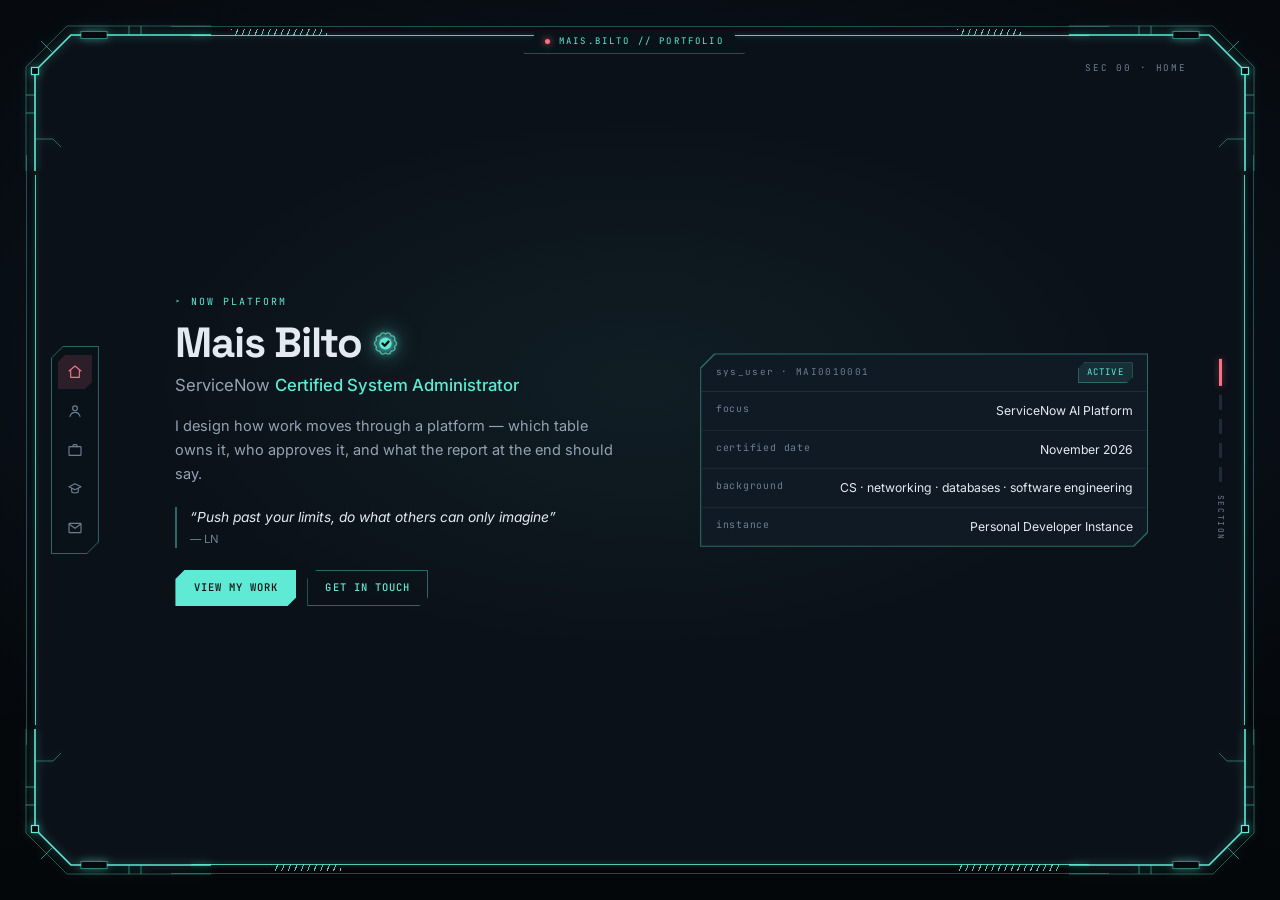
<file: index.html>
<!DOCTYPE html>
<html lang="en">
<head>
<meta charset="UTF-8">
<meta name="viewport" content="width=device-width, initial-scale=1.0">
<title>Mais Bilto — Portfolio</title>
<meta name="description" content="Portfolio of Mais Bilto, a ServiceNow Certified System Administrator (CSA) with a Computer Science degree. ServiceNow builds, coursework and certificates.">
<meta name="color-scheme" content="dark">

<meta property="og:title" content="Mais Bilto — ServiceNow System Administrator">
<meta property="og:description" content="ServiceNow builds, coursework and certificates.">
<meta property="og:type" content="website">

<!-- Painted before any stylesheet arrives, so a slow or revalidating network
     never shows this page as raw HTML. Every rule here is re-declared in
     base.css; this copy only has to survive the first paint. -->
<style>
  body{margin:0;background:#060a0f;color:#e4eaf1;
       font-family:Inter,"Segoe UI",system-ui,sans-serif}
  a{color:#5eead4;text-decoration:none}
  .skip-link{position:absolute;top:-100%;left:1rem}

  /* First-paint gate. Chrome will paint this document before main.css has
     applied — measured at 300ms on a hard reload — which showed the page as
     raw HTML. Hiding body here and revealing it in the LAST rule of main.css
     makes "visible" and "styled" the same moment. */
  .pre body{visibility:hidden}
</style>
<script>
  /* The gate is added by script, so a visitor with JavaScript off is never
     gated: no script, no class, nothing hidden. The timeout is the second
     guard — if main.css fails to load, the page reveals itself unstyled
     rather than staying blank forever. */
  (function(){
    var r = document.documentElement;
    r.className += (r.className ? ' ' : '') + 'pre';
    setTimeout(function(){ r.classList.remove('pre'); }, 1500);
  })();
</script>

<link rel="preconnect" href="https://fonts.googleapis.com">
<link rel="preconnect" href="https://fonts.gstatic.com" crossorigin>
<link href="https://fonts.googleapis.com/css2?family=Inter:wght@400;500;600&family=JetBrains+Mono:wght@400;500;700&family=Space+Grotesk:wght@600;700&display=swap" rel="stylesheet">

<link rel="stylesheet" href="css/base.css">
<link rel="stylesheet" href="css/main.css">
</head>
<body>
<a class="skip-link" href="#deck">Skip to content</a>


<!-- one corner, drawn once, mirrored four ways -->
<svg width="0" height="0" style="position:absolute" aria-hidden="true">
  <symbol id="tbd-ring" viewBox="0 0 260 150">
    <g fill="none" stroke="currentColor" stroke-linecap="round" stroke-linejoin="round">
      <!-- circuit traces feeding the node from both sides -->
      <g stroke-width="1" opacity=".55">
        <path d="M2 26h34l14 14h30M2 75h48M2 124h34l14-14h30"/>
        <path d="M258 26h-34l-14 14h-30M258 75h-48M258 124h-34l-14-14h-30"/>
        <path d="M20 47h22l10 10M240 47h-22l-10 10M20 103h22l10-10M240 103h-22l-10-10" opacity=".5"/>
      </g>
      <g fill="currentColor" stroke="none" opacity=".7">
        <circle cx="2" cy="26" r="1.6"/><circle cx="2" cy="75" r="1.6"/><circle cx="2" cy="124" r="1.6"/>
        <circle cx="258" cy="26" r="1.6"/><circle cx="258" cy="75" r="1.6"/><circle cx="258" cy="124" r="1.6"/>
      </g>
      <!-- the node -->
      <circle cx="130" cy="75" r="47" stroke-width="3" stroke-dasharray="11 7" opacity=".38"/>
      <circle cx="130" cy="75" r="41" stroke-width="1.4"/>
      <circle cx="130" cy="75" r="35" stroke-width=".9" opacity=".5"/>
      <!-- four bright arc segments, like the reference -->
      <g stroke-width="3" opacity=".9" stroke-linecap="butt">
        <path d="M130 28a47 47 0 0 1 30 11"/>
        <path d="M130 122a47 47 0 0 1-30-11"/>
        <path d="M177 75a47 47 0 0 1-11 30"/>
        <path d="M83 75a47 47 0 0 1 11-30"/>
      </g>
    </g>
  </symbol>

  <symbol id="rosette" viewBox="0 0 24 24">
    <path d="M 12.0 3.6 L 17.7 6.9 L 17.7 13.5 L 12.0 16.8 L 6.3 13.5 L 6.3 6.9 Z"/>
    <path d="m9.2 10.1 2 2.1 3.6-4"/>
    <path d="M9.1 15.9 7.9 21.6l2.8-1.6 1.3 1.6"/>
    <path d="M14.9 15.9 16.1 21.6l-2.8-1.6-1.3 1.6"/>
  </symbol>
  <symbol id="corner" viewBox="0 0 190 150">
    <path d="M190 14 H 50 L 14 50 V 150" fill="none" stroke="#5eead4" stroke-width="1.6"/>
    <path d="M190 5 H 46 L 5 46 V 150" fill="none" stroke="rgba(94,234,212,.34)" stroke-width="1"/>
    <path d="M31 31 L 20 20" stroke="rgba(94,234,212,.55)" stroke-width="1"/>
    <path d="M14 74 H 5" stroke="rgba(94,234,212,.5)" stroke-width="1"/>
    <path d="M14 92 H 5" stroke="rgba(94,234,212,.5)" stroke-width="1"/>
    <path d="M108 14 V 5" stroke="rgba(94,234,212,.5)" stroke-width="1"/>
    <path d="M120 14 V 5" stroke="rgba(94,234,212,.5)" stroke-width="1"/>
    <rect x="10.5" y="46.5" width="7" height="7" fill="#060a0f" stroke="#5eead4" stroke-width="1.2"/>
    <rect x="60" y="10.5" width="26" height="7" fill="#060a0f" stroke="rgba(94,234,212,.45)" stroke-width="1"/>
    <path d="M14 118 H 32 L 40 126" fill="none" stroke="rgba(94,234,212,.4)" stroke-width="1"/>
  </symbol>
</svg>



<div class="stage">

  <div class="frame">
    <nav class="rail" aria-label="Sections">
     <div class="fill">
      <a href="#home" data-to="home" class="on" aria-label="Home"><svg width="24" height="24" viewBox="0 0 24 24" fill="none" stroke="currentColor" stroke-width="1.7" stroke-linecap="round" stroke-linejoin="round"><path d="M3 10.5 12 3l9 7.5"/><path d="M5.5 9.5V20h13V9.5"/></svg></a>
      <a href="#about" data-to="about" aria-label="About"><svg width="24" height="24" viewBox="0 0 24 24" fill="none" stroke="currentColor" stroke-width="1.7" stroke-linecap="round" stroke-linejoin="round"><circle cx="12" cy="8" r="3.6"/><path d="M4.5 20c1.2-4 4-6 7.5-6s6.3 2 7.5 6"/></svg></a>
      <a href="#work" data-to="work" aria-label="Work"><svg width="24" height="24" viewBox="0 0 24 24" fill="none" stroke="currentColor" stroke-width="1.7" stroke-linecap="round" stroke-linejoin="round"><rect x="3" y="7" width="18" height="13" rx="1"/><path d="M9 7V5.5A1.5 1.5 0 0 1 10.5 4h3A1.5 1.5 0 0 1 15 5.5V7"/></svg></a>
      <a href="#training" data-to="training" aria-label="Training"><svg width="24" height="24" viewBox="0 0 24 24" fill="none" stroke="currentColor" stroke-width="1.7" stroke-linecap="round" stroke-linejoin="round"><path d="M12 4 3 8.5l9 4.5 9-4.5z"/><path d="M7 11v4.5c0 1.4 2.2 2.5 5 2.5s5-1.1 5-2.5V11"/></svg></a>
      <a href="#contact" data-to="contact" aria-label="Contact"><svg width="24" height="24" viewBox="0 0 24 24" fill="none" stroke="currentColor" stroke-width="1.7" stroke-linecap="round" stroke-linejoin="round"><rect x="3" y="5" width="18" height="14" rx="1"/><path d="m3.6 6.5 8.4 6 8.4-6"/></svg></a>
     </div>
    </nav>

    <div class="prog" aria-hidden="true"><i class="on"></i><i></i><i></i><i></i><i></i><b>SECTION</b></div>

    <main class="deck hidescroll" id="deck">

      <section class="card" id="home">
        <span class="card-tag">SEC 00 · HOME</span>
        <div class="card-inner hidescroll">
          <div class="split">
            <div>
              <p class="eyebrow" data-anim style="--i:0">Now Platform</p>
              <h1 data-anim style="--i:1">Mais <span class="nw">Bilto<span class="cert-mark" role="img" aria-label="ServiceNow Certified System Administrator" data-tip="CSA CERTIFIED &middot; NOV 2026"><svg viewBox="0 0 24 24" aria-hidden="true" focusable="false"><path class="ring" d="M12.00 3.50Q15.55 1.06 17.00 5.12Q21.30 5.24 20.08 9.37Q23.50 12.00 20.08 14.63Q21.30 18.76 17.00 18.88Q15.55 22.94 12.00 20.50Q8.45 22.94 7.00 18.88Q2.70 18.76 3.92 14.63Q0.50 12.00 3.92 9.37Q2.70 5.24 7.00 5.12Q8.45 1.06 12.00 3.50Z"/><circle class="core" cx="12" cy="12" r="5.4"/><path class="tick" d="m9.4 12.1 1.9 1.9 3.4-3.7"/></svg></span></span></h1>
              <p class="role" data-anim style="--i:2">ServiceNow <b>Certified System Administrator</b></p>
              <p class="lede" data-anim style="--i:3">I design how work moves through a platform &mdash; which table owns it, who approves it, and what the report at the end should say.</p>
              <p class="motto" data-anim style="--i:4">&ldquo;Push past your limits, do what others can only imagine&rdquo;<span class="by">LN</span></p>
              <div class="acts" data-anim style="--i:5"><a class="btn" href="#work">View my work</a><a class="btn ghost" href="#contact">Get in touch</a></div>
            </div>
            <div class="panel" data-anim style="--i:6">
              <div class="fill">
                <div class="p-head"><span>sys_user · MAI0010001</span><span class="pill">ACTIVE</span></div>
                <!-- a <div> is only a valid child of <dl> when it wraps dt/dd pairs,
                     so the header sits outside the list and the rows sit inside it -->
                <dl class="rows">
                  <div class="rrow"><dt>focus</dt><dd>ServiceNow AI Platform </dd></div>
                  <div class="rrow"><dt>certified date</dt><dd>November 2026</dd></div>
                  <div class="rrow"><dt>background</dt><dd>CS · networking · databases · software engineering</dd></div>
                  <div class="rrow"><dt>instance</dt><dd>Personal Developer Instance</dd></div>
                </dl>
              </div>
            </div>
          </div>
        </div>
      </section>

      <section class="card" id="about">
        <span class="card-tag">SEC 01 · ABOUT</span>
        <div class="card-inner hidescroll">
          <h2 data-anim style="--i:0">About</h2>


          <div class="about-split">
            <div class="about-main">
          <p class="sub" data-anim style="--i:1">BACKGROUND &amp; CAPABILITY</p>
          <div class="prose">
            <p data-anim style="--i:2">I hold a BSc in Computer Science from Princess Nourah bint Abdulrahman University and I am a ServiceNow Certified System Administrator (CSA). My background is in software engineering, databases,
              networking and data analysis &mdash; useful preparation for platform work, where the job is understanding how the pieces fit together behind the screens. Every ServiceNow project listed here is built on a Personal Developer Instance (PDI).</p>
          </div>
          <div class="about-grid">
            <div>
              <p class="label" data-anim style="--i:5">What I build</p>
              <ul class="caps">
                <li data-anim style="--i:6"><div class="fill"><h3>Data model</h3><p>Custom tables, fields, and relationships.</p></div></li>
                <li data-anim style="--i:7"><div class="fill"><h3>Workflow</h3><p>Flow Designer, approvals, and notifications.</p></div></li>
                <li data-anim style="--i:8"><div class="fill"><h3>Interfaces</h3><p>Forms, UI Policies, and Service Portal requests.</p></div></li>
                <li data-anim style="--i:9"><div class="fill"><h3>Reporting</h3><p>Dashboards, metrics, and shared views.</p></div></li>
              </ul>
            </div>
            <div>
              <p class="label" data-anim style="--i:5">Skills &amp; tools</p>
              <ul class="skills" data-anim style="--i:6">
            <li><span class="k">Languages</span><span class="v"><span>Python</span><span>SQL</span><span>JavaScript</span></span></li>
            <li><span class="k">Web</span><span class="v"><span>HTML</span><span>CSS</span></span></li>
            <li><span class="k">Platform</span><span class="v"><span>ServiceNow</span><span>Flow Designer</span><span>Service Portal</span><span>UI Policies</span></span></li>
            <li><span class="k">Data</span><span class="v"><span>Power BI</span><span>Excel</span></span></li>
            <li><span class="k">Practice</span><span class="v"><span>Git</span><span>GitHub</span><span>VS Code</span></span></li>
              </ul>
            </div>
          </div>
            </div>
          <figure class="record" data-anim style="--i:3">
            <div class="fill">
              <div class="shot-bar"><em>&#9656;</em>PROFILE &middot; LEARNING RECORD</div>
              <div class="record-body">

                <ul class="tiles">
                  <li><b>1</b><span>CSA certification</span></li>
                  <li><b>28</b><span>certificates</span></li>
                  <li><b>22</b><span>ServiceNow badges</span></li>
                  <li><b>294</b><span>documented hours</span></li>
                </ul>

                <div class="charts">
                  <section class="ch">
                    <p class="ch-t">Trajectory</p>
                    <!-- --cw and --sn are counts, not lengths. --max on .trail turns
                         them into heights, so editing the data never means editing
                         a length and the arithmetic lives in one place. -->
                    <ul class="trail" style="--max:20">
                      <li style="--cw:2;--sn:0"><span class="col" aria-hidden="true"><i class="cw"></i></span><span class="yr">2022</span><span class="visually-hidden">2022: 2 coursework certificates, 0 ServiceNow badges</span></li>
                      <li style="--cw:2;--sn:0"><span class="col" aria-hidden="true"><i class="cw"></i></span><span class="yr">2023</span><span class="visually-hidden">2023: 2 coursework certificates, 0 ServiceNow badges</span></li>
                      <li style="--cw:16;--sn:0"><span class="col" aria-hidden="true"><i class="cw"></i></span><span class="yr">2024</span><span class="visually-hidden">2024: 16 coursework certificates, 0 ServiceNow badges</span></li>
                      <li style="--cw:7;--sn:2"><span class="col" aria-hidden="true"><i class="sn"></i><i class="cw"></i></span><span class="yr">2025</span><span class="visually-hidden">2025: 7 coursework certificates, 2 ServiceNow badges</span></li>
                      <li style="--cw:0;--sn:20"><span class="col" aria-hidden="true"><i class="sn"></i></span><span class="yr">2026</span><span class="visually-hidden">2026: 0 coursework certificates, 20 ServiceNow badges</span></li>
                    </ul>
                    <p class="key"><span><i class="cw"></i>coursework<i class="sn"></i>ServiceNow</span></p>
                  </section>

                  <section class="ch">
                    <p class="ch-t">Documented hours by subject</p>
                    <ul class="hrs" style="--max:82">
                      <li style="--v:82"><span class="k">Data analysis &amp; BI</span><span class="bar" aria-hidden="true"><i></i></span><span class="n">82<em>h</em></span></li>
                      <li style="--v:75"><span class="k">Python</span><span class="bar" aria-hidden="true"><i></i></span><span class="n">75<em>h</em></span></li>
                      <li style="--v:36"><span class="k">ML &amp; mathematics</span><span class="bar" aria-hidden="true"><i></i></span><span class="n">36<em>h</em></span></li>
                      <li style="--v:31"><span class="k">Networking &amp; security</span><span class="bar" aria-hidden="true"><i></i></span><span class="n">31<em>h</em></span></li>
                      <li style="--v:27"><span class="k">Software design</span><span class="bar" aria-hidden="true"><i></i></span><span class="n">27<em>h</em></span></li>
                      <li style="--v:25"><span class="k">SQL &amp; databases</span><span class="bar" aria-hidden="true"><i></i></span><span class="n">25<em>h</em></span></li>
                      <li style="--v:18"><span class="k">IT governance &amp; tooling</span><span class="bar" aria-hidden="true"><i></i></span><span class="n">18<em>h</em></span></li>
                    </ul>
                  </section>
                </div>

                <p class="record-note">294 hours across 26 of 28 certificates; <em>Software Security</em> and the micro-certification state no duration. ServiceNow CSA certified, Nov 2026. <a href="https://learning.servicenow.com/lxp?id=nl_public&amp;user=maisbilto2496833" target="_blank" rel="noopener">Verify on ServiceNow University &#9656;</a></p>

              </div>
            </div>
          </figure>
          </div>
        </div>
      </section>

      <section class="card" id="work">
        <span class="card-tag">SEC 02 · WORK</span>
        <div class="card-inner hidescroll">
          <h2 data-anim style="--i:0">Work</h2>
          <p class="sub" data-anim style="--i:1">3 BUILDS · 1 ACTIVE · 2 COMPLETE</p>

          <div class="grid3">

            <div class="hc-wrap" data-status="active" data-progress="3" data-anim style="--i:2">
              <article class="hc v3">
                <div class="fill">
                  <div class="hc-top"><span class="hc-id">PRJ 03</span><span class="pill">IN PROGRESS</span></div>
                  <div class="hc-thumb has-img">
                    <span class="scan"></span>
                    <a class="shot-link" href="assets/img/work/mpms-data-model.webp"
                       data-title="MPMS &middot; data model"
                       data-note="ServiceNow scoped app &middot; Personal Developer Instance">
                      <img src="assets/img/work/mpms-data-model.webp"
                           alt="Data model of the MPMS app: programmes, courses and terms lead to course offerings, students enrol in offerings, and faculty teach offerings and supervise students" loading="lazy"></a>
                  </div>
                  <div class="hc-body">
                    <h3>MPMS</h3>
                    <p class="meta">internship project · CCIS, PNU · rebuilt on ServiceNow</p>
                    <p>The Master&rsquo;s programme system from my internship, rebuilt as a ServiceNow scoped app — 16 tables, data policies and role-based security.</p>
                    <ul class="tags"><li>scoped app</li><li>data policies</li><li>ACLs</li></ul>
                    <div class="segbar"><i></i><i></i><i></i><i></i><i></i><i></i></div>
                  </div>
                </div>
              </article>
            </div>

            <div class="hc-wrap" data-status="complete" data-progress="6" data-anim style="--i:3">
              <article class="hc">
                <div class="fill">
                  <div class="hc-top"><span class="hc-id">PRJ 02</span><span class="pill">COMPLETE</span></div>
                  <div class="hc-thumb has-img">
                    <span class="scan"></span>
                    <a class="shot-link" href="assets/img/work/pdi-loaner-dashboard.webp"
                       data-title="Infinity Loaner Operations &middot; dashboard"
                       data-note="ServiceNow Personal Developer Instance">
                      <img src="assets/img/work/pdi-loaner-dashboard.webp"
                           alt="A ServiceNow dashboard for the Infinity Loaner programme: total requests and overdue counts, and charts of requests by priority, device model, state, return month and assignee" loading="lazy"></a>
                  </div>
                  <div class="hc-body">
                    <h3>Infinity Loaner Program &amp; Tracker</h3>
                    <p class="meta">admin build · scoped developer build</p>
                    <p>One device-loan process built twice on a PDI — first as an admin configuration, then as a scoped app with scripted rules.</p>
                    <ul class="tags"><li>extends Task</li><li>flows &amp; ACLs</li><li>scoped app</li></ul>
                    <div class="segbar"><i></i><i></i><i></i><i></i><i></i><i></i></div>
                    <a class="more" href="projects/loaner-builds.html">Read the case study <b>▸</b></a>
                  </div>
                </div>
              </article>
            </div>

            <div class="hc-wrap" data-status="complete" data-progress="6" data-anim style="--i:4">
              <article class="hc v4">
                <div class="fill">
                  <div class="hc-top"><span class="hc-id">PRJ 01</span><span class="pill">COMPLETE</span></div>
                  <div class="hc-thumb has-img">
                    <span class="scan"></span>
                    <a class="shot-link" href="assets/img/work/ksa-tourism-app.webp"
                       data-title="KSA Tourism &middot; user application"
                       data-note="Android &middot; Firebase &middot; graduation project, PNU">
                      <img src="assets/img/work/ksa-tourism-app.webp"
                           alt="Three screens from the KSA Tourism Android app: a category home screen, a filtered list of tourism attractions with ratings, and a trips list with a star-rating dialog" loading="lazy"></a>
                  </div>
                  <div class="hc-body">
                    <h3>KSA Tourism</h3>
                    <p class="meta">graduation project · PNU</p>
                    <p>An electronic tourist guide for visitors to Saudi Arabia — destination browsing with data-driven recommendations.</p>
                    <ul class="tags"><li>android application</li><li>UX</li><li>database</li></ul>
                    <div class="segbar"><i></i><i></i><i></i><i></i><i></i><i></i></div>
                  </div>
                </div>
              </article>
            </div>

          </div>
        </div>
      </section>

      <section class="card" id="training">
        <span class="card-tag">SEC 03 &middot; TRAINING</span>
        <div class="card-inner hidescroll">
          <h2 data-anim style="--i:0">Training</h2>
          <p class="sub" data-anim style="--i:1">28 CERTIFICATES &middot; 4 TRACKS &middot; CSA CERTIFIED</p>

          <ul class="tracks">

            <li class="tk-wrap" data-status="active" data-anim style="--i:3">
              <article class="tk">
                <div class="fill">
                  <div class="tk-top"><span class="tk-id">TRK 01</span><span class="pill">IN PROGRESS</span></div>
                  <h3>ServiceNow</h3>
                  <ul class="crs"><li><span class="nm">Certified Application Developer (CAD)</span><span class="pv">in preparation</span><span class="st now"></span></li><li><span class="nm">CIS &ndash; Risk and Compliance (GRC/IRM)</span><span class="pv">in preparation</span><span class="st now"></span></li><li><span class="nm">Certified System Administrator (CSA)</span><span class="pv">certified &middot; 2026</span><span class="st"></span></li><li><span class="nm">Associate AI System Administrator</span><span class="pv">ServiceNow &middot; 2026</span><span class="st"></span></li><li><span class="nm">Associate AI Technical Project Manager</span><span class="pv">ServiceNow &middot; 2026</span><span class="st"></span></li><li><span class="nm">Micro-Certification: Welcome to ServiceNow</span><span class="pv">ServiceNow &middot; 2025</span><span class="st"></span></li></ul>
                  <div class="certs"><span class="lbl">certificates</span><a class="cert" href="assets/img/certs/servicenow-csa.jpg" data-title="Certified System Administrator (CSA) &middot; Nov 2026"><img src="assets/img/certs/servicenow-csa.jpg" alt="ServiceNow Certified System Administrator (CSA) certificate, issued 10 November 2026" loading="lazy"></a><a class="cert" href="assets/img/certs/servicenow-welcome-micro.jpg" data-title="Micro-Certification: Welcome to ServiceNow &middot; Aug 2025"><img src="assets/img/certs/servicenow-welcome-micro.jpg" alt="ServiceNow micro-certification, Welcome to ServiceNow, August 2025" loading="lazy"></a></div>
                </div>
              </article>
            </li>

            <li class="tk-wrap" data-status="complete" data-anim style="--i:4">
              <article class="tk">
                <div class="fill">
                  <div class="tk-top"><span class="tk-id">TRK 02</span><span class="pill">COMPLETED</span></div>
                  <h3>Data &amp; Analytics</h3>
                  <ul class="crs"><li><span class="nm">Machine learning foundations</span><span class="pv">Tuwaiq &middot; DeepLearning.AI &middot; 2025</span><span class="st"></span></li><li><span class="nm">Excel and Power BI</span><span class="pv">Emdad &middot; Experts Inst. &middot; 2025</span><span class="st"></span></li><li><span class="nm">SQL and databases</span><span class="pv">Tuwaiq &middot; Experts Inst. &middot; 2025</span><span class="st"></span></li><li><span class="nm">Python data stack &mdash; NumPy, Pandas, Matplotlib, Seaborn, EDA</span><span class="pv">Tuwaiq &middot; 5 courses &middot; 2024</span><span class="st"></span></li></ul>
                  <div class="certs"><span class="lbl">certificates</span><a class="cert" href="assets/img/certs/tuwaiq-sql-101.jpg" data-title="SQL 101 &mdash; Tuwaiq Academy &middot; 2 hrs &middot; 2024"><img src="assets/img/certs/tuwaiq-sql-101.jpg" alt="SQL 101 certificate of completion, Tuwaiq Academy, 2024" loading="lazy"></a><a class="cert" href="assets/img/certs/tuwaiq-sql-102.jpg" data-title="SQL 102 &mdash; Tuwaiq Academy &middot; 1 hr &middot; Oct 2024"><img src="assets/img/certs/tuwaiq-sql-102.jpg" alt="SQL 102 certificate of completion, Tuwaiq Academy, Oct 2024" loading="lazy"></a><a class="cert" href="assets/img/certs/tuwaiq-sql-103.jpg" data-title="SQL 103 &mdash; Tuwaiq Academy &middot; 2 hrs &middot; 2024"><img src="assets/img/certs/tuwaiq-sql-103.jpg" alt="SQL 103 certificate of completion, Tuwaiq Academy, 2024" loading="lazy"></a><a class="cert" href="assets/img/certs/experts-intro-sql.jpg" data-title="Introduction to SQL, 20 hours &mdash; Experts Training Institute" data-note="identity number redacted"><img src="assets/img/certs/experts-intro-sql.jpg" alt="Introduction to SQL certificate, Experts Training Institute" loading="lazy"></a><a class="cert" href="assets/img/certs/tuwaiq-numpy.jpg" data-title="Data analysis with NumPy &mdash; Tuwaiq Academy &middot; 3 hrs &middot; Oct 2024"><img src="assets/img/certs/tuwaiq-numpy.jpg" alt="Data analysis with NumPy certificate of completion, Tuwaiq Academy, Oct 2024" loading="lazy"></a><a class="cert" href="assets/img/certs/tuwaiq-pandas.jpg" data-title="Data analysis with Pandas &mdash; Tuwaiq Academy &middot; 2 hrs &middot; Nov 2024"><img src="assets/img/certs/tuwaiq-pandas.jpg" alt="Data analysis with Pandas certificate of completion, Tuwaiq Academy, Nov 2024" loading="lazy"></a><a class="cert" href="assets/img/certs/tuwaiq-matplotlib.jpg" data-title="Data visualisation with Matplotlib &mdash; Tuwaiq Academy &middot; 2 hrs &middot; Nov 2024"><img src="assets/img/certs/tuwaiq-matplotlib.jpg" alt="Data visualisation with Matplotlib certificate of completion, Tuwaiq Academy, Nov 2024" loading="lazy"></a><a class="cert" href="assets/img/certs/tuwaiq-seaborn.jpg" data-title="Data visualisation with Seaborn &mdash; Tuwaiq Academy &middot; 3 hrs &middot; Nov 2024"><img src="assets/img/certs/tuwaiq-seaborn.jpg" alt="Data visualisation with Seaborn certificate of completion, Tuwaiq Academy, Nov 2024" loading="lazy"></a><a class="cert" href="assets/img/certs/tuwaiq-eda.jpg" data-title="Exploratory data analysis (EDA) &mdash; Tuwaiq Academy &middot; 2 hrs &middot; Nov 2024"><img src="assets/img/certs/tuwaiq-eda.jpg" alt="Exploratory data analysis (EDA) certificate of completion, Tuwaiq Academy, Nov 2024" loading="lazy"></a><a class="cert" href="assets/img/certs/tuwaiq-ml-101.jpg" data-title="Machine Learning 101 &mdash; Tuwaiq Academy &middot; 2 hrs &middot; 2024"><img src="assets/img/certs/tuwaiq-ml-101.jpg" alt="Machine Learning 101 certificate of completion, Tuwaiq Academy, 2024" loading="lazy"></a><a class="cert" href="assets/img/certs/deeplearning-linear-algebra.jpg" data-title="Linear Algebra for Machine Learning and Data Science &mdash; DeepLearning.AI &middot; Dec 2025" data-verify="https://coursera.org/verify/XOO21MC4C697"><img src="assets/img/certs/deeplearning-linear-algebra.jpg" alt="Linear Algebra for Machine Learning and Data Science certificate, DeepLearning.AI, December 2025" loading="lazy"></a><a class="cert" href="assets/img/certs/emdad-excel-data-analysis.jpg" data-title="Data Analysis with Microsoft Excel, 30 hours &mdash; Emdad Al-Marifah" data-note="identity number redacted"><img src="assets/img/certs/emdad-excel-data-analysis.jpg" alt="Data analysis with Microsoft Excel certificate, Emdad Al-Marifah" loading="lazy"></a><a class="cert" href="assets/img/certs/emdad-powerbi.jpg" data-title="Data Analysis with Power BI, 20 hours &mdash; Emdad Al-Marifah" data-note="identity number redacted"><img src="assets/img/certs/emdad-powerbi.jpg" alt="Data analysis with Power BI certificate, Emdad Al-Marifah" loading="lazy"></a><a class="cert" href="assets/img/certs/experts-powerbi-excel.jpg" data-title="Power BI and Excel, 20 hours &mdash; Experts Training Institute" data-note="identity number redacted"><img src="assets/img/certs/experts-powerbi-excel.jpg" alt="Power BI and Excel certificate, Experts Training Institute" loading="lazy"></a></div>
                </div>
              </article>
            </li>

            <li class="tk-wrap" data-status="complete" data-anim style="--i:5">
              <article class="tk">
                <div class="fill">
                  <div class="tk-top"><span class="tk-id">TRK 03</span><span class="pill">COMPLETED</span></div>
                  <h3>Software Engineering</h3>
                  <ul class="crs"><li><span class="nm">Python programming</span><span class="pv">Tuwaiq &middot; Experts &middot; Michigan &middot; 2025</span><span class="st"></span></li><li><span class="nm">Version control with Git</span><span class="pv">Tuwaiq Academy &middot; 2024</span><span class="st"></span></li><li><span class="nm">Design Principles</span><span class="pv">UC San Diego &middot; 2023</span><span class="st"></span></li><li><span class="nm">Design Patterns</span><span class="pv">Univ. of Alberta &middot; 2023</span><span class="st"></span></li></ul>
                  <div class="certs"><span class="lbl">certificates</span><a class="cert" href="assets/img/certs/tuwaiq-python-101.jpg" data-title="Python 101 &mdash; Tuwaiq Academy &middot; 2 hrs &middot; May 2024"><img src="assets/img/certs/tuwaiq-python-101.jpg" alt="Python 101 certificate of completion, Tuwaiq Academy, May 2024" loading="lazy"></a><a class="cert" href="assets/img/certs/tuwaiq-python-102.jpg" data-title="Python 102 &mdash; Tuwaiq Academy &middot; 3 hrs &middot; Jul 2024"><img src="assets/img/certs/tuwaiq-python-102.jpg" alt="Python 102 certificate of completion, Tuwaiq Academy, Jul 2024" loading="lazy"></a><a class="cert" href="assets/img/certs/tuwaiq-python-103.jpg" data-title="Python 103 &mdash; Tuwaiq Academy &middot; 3 hrs &middot; Sep 2024"><img src="assets/img/certs/tuwaiq-python-103.jpg" alt="Python 103 certificate of completion, Tuwaiq Academy, Sep 2024" loading="lazy"></a><a class="cert" href="assets/img/certs/tuwaiq-python-104.jpg" data-title="Python 104 &mdash; Tuwaiq Academy &middot; 1 hr &middot; Oct 2024"><img src="assets/img/certs/tuwaiq-python-104.jpg" alt="Python 104 certificate of completion, Tuwaiq Academy, Oct 2024" loading="lazy"></a><a class="cert" href="assets/img/certs/michigan-python-basics.jpg" data-title="Python Basics &mdash; University of Michigan &middot; Nov 2025" data-verify="https://coursera.org/verify/4CDJZG4QOWSE"><img src="assets/img/certs/michigan-python-basics.jpg" alt="Python Basics certificate, University of Michigan, November 2025" loading="lazy"></a><a class="cert" href="assets/img/certs/experts-python.jpg" data-title="Python Programming, 40 hours &mdash; Experts Training Institute" data-note="identity number redacted"><img src="assets/img/certs/experts-python.jpg" alt="Python Programming certificate, Experts Training Institute" loading="lazy"></a><a class="cert" href="assets/img/certs/alberta-design-patterns.jpg" data-title="Design Patterns &mdash; University of Alberta &middot; Jan 2023" data-verify="https://coursera.org/verify/N7XYZBL3B9BE"><img src="assets/img/certs/alberta-design-patterns.jpg" alt="Design Patterns certificate, University of Alberta, January 2023" loading="lazy"></a><a class="cert" href="assets/img/certs/ucsd-design-principles.jpg" data-title="Design Principles: an Introduction &mdash; UC San Diego &middot; Jan 2023" data-verify="https://coursera.org/verify/NU85SL5GM9AH"><img src="assets/img/certs/ucsd-design-principles.jpg" alt="Design Principles certificate, UC San Diego, January 2023" loading="lazy"></a><a class="cert" href="assets/img/certs/tuwaiq-git-101.jpg" data-title="Git 101 &mdash; Tuwaiq Academy &middot; 2 hrs &middot; Oct 2024"><img src="assets/img/certs/tuwaiq-git-101.jpg" alt="Git 101 certificate of completion, Tuwaiq Academy, Oct 2024" loading="lazy"></a></div>
                </div>
              </article>
            </li>

            <li class="tk-wrap" data-status="complete" data-anim style="--i:6">
              <article class="tk">
                <div class="fill">
                  <div class="tk-top"><span class="tk-id">TRK 04</span><span class="pill">COMPLETED</span></div>
                  <h3>Security &amp; Governance</h3>
                  <ul class="crs"><li><span class="nm">Networking and Cybersecurity</span><span class="pv">BARQ Academy &middot; 2025</span><span class="st"></span></li><li><span class="nm">Introduction to cybersecurity</span><span class="pv">Tuwaiq Academy &middot; 2025</span><span class="st"></span></li><li><span class="nm">Software Security</span><span class="pv">Univ. of Maryland &middot; 2022</span><span class="st"></span></li><li><span class="nm">COBIT 5 Foundation</span><span class="pv">Experts Inst. &middot; 2022</span><span class="st"></span></li></ul>
                  <div class="certs"><span class="lbl">certificates</span><a class="cert" href="assets/img/certs/barq-network-security.jpg" data-title="Network Fundamentals &amp; Security, 30 hours &mdash; BARQ Academy &middot; Oct 2025"><img src="assets/img/certs/barq-network-security.jpg" alt="Certificate of attendance, network fundamentals and security, BARQ Academy, October 2025" loading="lazy"></a><a class="cert" href="assets/img/certs/umd-software-security.jpg" data-title="Software Security &mdash; University of Maryland, College Park &middot; Nov 2022" data-verify="https://coursera.org/verify/HGNPZS8VYXL7"><img src="assets/img/certs/umd-software-security.jpg" alt="Software Security certificate, University of Maryland College Park, November 2022" loading="lazy"></a><a class="cert" href="assets/img/certs/tuwaiq-cybersecurity-intro.jpg" data-title="Introduction to Cybersecurity &mdash; Tuwaiq Academy &middot; 1 hr &middot; Feb 2025"><img src="assets/img/certs/tuwaiq-cybersecurity-intro.jpg" alt="Introduction to Cybersecurity certificate of completion, Tuwaiq Academy, Feb 2025" loading="lazy"></a><a class="cert" href="assets/img/certs/experts-cobit5.jpg" data-title="COBIT 5 Foundation, 16 hours &mdash; Experts Training Institute" data-note="identity number redacted"><img src="assets/img/certs/experts-cobit5.jpg" alt="COBIT 5 Foundation certificate, Experts Training Institute" loading="lazy"></a></div>
                </div>
              </article>
            </li>

          </ul>
        </div>
      </section>

      <section class="card" id="contact">
        <span class="card-tag">SEC 04 · CONTACT</span>
        <div class="card-inner hidescroll">
          <h2 data-anim style="--i:0">Contact</h2>
          <p class="sub" data-anim style="--i:1">OPEN TO ROLES</p>
          <div class="split">
            <div data-anim style="--i:2">
              <p>Send me a message and I'll reply. You can also find me on <a href="https://www.linkedin.com/in/maisbilto" target="_blank" rel="noopener noreferrer">LinkedIn.</a></p>
            </div>
            <div class="send" data-anim style="--i:3">
            <form name="contact" method="POST" action="https://api.web3forms.com/submit">
              <!-- Web3Forms. The access key is a PUBLIC identifier tied to the
                   destination inbox, not a secret: it is visible in this source
                   to anyone. It cannot read submissions or change the account. -->
              <input type="hidden" name="access_key" value="eaec72b1-3a66-4683-9c5b-c22a6c64acd1">
              <input type="hidden" name="subject" value="Portfolio contact form">
              <input type="hidden" name="from_name" value="maisbilto.me">
              <!-- honeypot: display:none so no human can reach it, and a bot that
                   ticks it gets the submission rejected -->
              <input type="checkbox" name="botcheck" style="display:none" tabindex="-1" aria-hidden="true">
              <div class="field">
                <label for="f-name">Name</label>
                <input id="f-name" name="name" type="text" autocomplete="name" required>
              </div>
              <div class="field">
                <label for="f-email">Email</label>
                <input id="f-email" name="email" type="email" autocomplete="email" required>
              </div>
              <div class="field">
                <label for="f-message">Message</label>
                <textarea id="f-message" name="message" rows="4" required></textarea>
              </div>
              <button class="btn" type="submit">Send message</button>
            </form>

            <p class="send-note" role="status"></p>
            </div>
          </div>
          <div class="foot" data-anim style="--i:4"><span>© 2026 MAIS BILTO</span></div>
        </div>
        <div class="sent" role="status" hidden>
          <svg class="sent-ring" width="260" height="150" viewBox="0 0 260 150" aria-hidden="true">
            <!-- the same node as #tbd-ring on the project cards, with a check
                 where the TBD label sits. Inline rather than <use> because the
                 two strokes below are animated individually. -->
            <g fill="none" stroke="currentColor" stroke-linecap="round" stroke-linejoin="round">
              <g stroke-width="1" opacity=".55">
                <path d="M2 26h34l14 14h30M2 75h48M2 124h34l14-14h30"/>
                <path d="M258 26h-34l-14 14h-30M258 75h-48M258 124h-34l-14-14h-30"/>
                <path d="M20 47h22l10 10M240 47h-22l-10 10M20 103h22l10-10M240 103h-22l-10-10" opacity=".5"/>
              </g>
              <g fill="currentColor" stroke="none" opacity=".7">
                <circle cx="2" cy="26" r="1.6"/><circle cx="2" cy="75" r="1.6"/><circle cx="2" cy="124" r="1.6"/>
                <circle cx="258" cy="26" r="1.6"/><circle cx="258" cy="75" r="1.6"/><circle cx="258" cy="124" r="1.6"/>
              </g>
              <circle cx="130" cy="75" r="47" stroke-width="3" stroke-dasharray="11 7" opacity=".38"/>
              <circle class="sr-ring" cx="130" cy="75" r="41" stroke-width="1.4"
                      pathLength="100" transform="rotate(-90 130 75)"/>
              <circle cx="130" cy="75" r="35" stroke-width=".9" opacity=".5"/>
              <g stroke-width="3" opacity=".9" stroke-linecap="butt">
                <path d="M130 28a47 47 0 0 1 30 11"/>
                <path d="M130 122a47 47 0 0 1-30-11"/>
                <path d="M177 75a47 47 0 0 1-11 30"/>
                <path d="M83 75a47 47 0 0 1 11-30"/>
              </g>
              <path class="sr-check" d="M116 75l9.5 9.5L145 65" stroke-width="4" pathLength="100"/>
            </g>
          </svg>
          <p class="sent-cap"></p>
        </div>
      </section>
      
    </main>
  </div>

  <div class="deco" aria-hidden="true">
    <svg class="cnr tl" width="190" height="150"><use href="#corner"/></svg>
    <svg class="cnr tr" width="190" height="150"><use href="#corner"/></svg>
    <svg class="cnr bl" width="190" height="150"><use href="#corner"/></svg>
    <svg class="cnr br" width="190" height="150"><use href="#corner"/></svg>

    <span class="ln h t"></span><span class="ln h b"></span>
    <span class="ln v l"></span><span class="ln v r"></span>
    <span class="ln h t out"></span><span class="ln h b out"></span>
    <span class="ln v l out"></span><span class="ln v r out"></span>

    <span class="hatch a"></span><span class="hatch b"></span>
    <span class="hatch c"></span><span class="hatch d"></span>

    <div class="plate"><i></i>MAIS.BILTO // PORTFOLIO</div>
  </div>

</div>

<dialog class="lb" id="lb" aria-label="Image viewer">
  <button class="lb-x" id="lb-x" aria-label="Close">&#10005;</button>
  <button class="lb-nav prev" id="lb-prev" aria-label="Previous">&#10094;</button>
  <button class="lb-nav next" id="lb-next" aria-label="Next">&#10095;</button>
  <div class="lb-frame">
    <div class="fill">
      <img id="lb-img" alt="">
      <div class="lb-meta"><span id="lb-title"></span><span class="lb-count" id="lb-count"></span><span id="lb-note" class="lb-note"></span><a id="lb-verify" target="_blank" rel="noopener">Verify &#9656;</a></div>
    </div>
  </div>
</dialog>


<script src="js/main.js" defer></script>
</body>
</html>
</file>
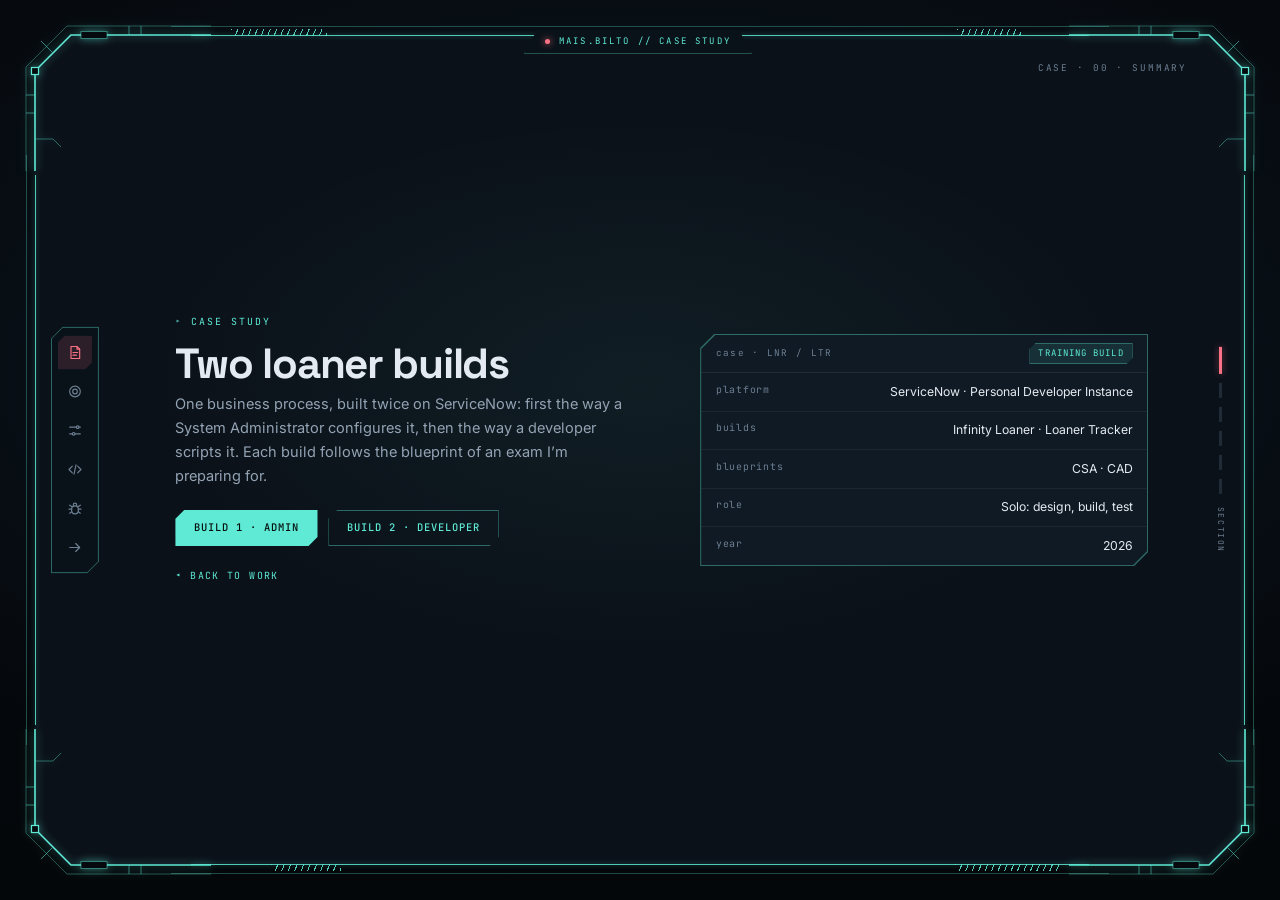
<file: projects/loaner-builds.html>
<!DOCTYPE html>
<html lang="en">
<head>
<meta charset="UTF-8">
<meta name="viewport" content="width=device-width, initial-scale=1.0">
<title>Two Loaner Builds — Mais Bilto</title>
<meta name="description" content="Case study: a device loaner process built twice on a ServiceNow Personal Developer Instance, once as an administrator (CSA blueprint) and once as a scoped app (CAD blueprint).">
<meta name="color-scheme" content="dark">

<meta property="og:title" content="Two Loaner Builds — Mais Bilto">
<meta property="og:description" content="One device loaner process, built twice on ServiceNow: admin configuration and a scoped app.">
<meta property="og:type" content="article">

<!-- Same first-paint gate as index.html: body stays hidden until the LAST rule
     of main.css applies, so main.css must stay the last stylesheet below. -->
<style>
  body{margin:0;background:#060a0f;color:#e4eaf1;
       font-family:Inter,"Segoe UI",system-ui,sans-serif}
  a{color:#5eead4;text-decoration:none}
  .skip-link{position:absolute;top:-100%;left:1rem}
  .pre body{visibility:hidden}
</style>
<script>
  (function(){
    var r = document.documentElement;
    r.className += (r.className ? ' ' : '') + 'pre';
    setTimeout(function(){ r.classList.remove('pre'); }, 1500);
  })();
</script>

<link rel="preconnect" href="https://fonts.googleapis.com">
<link rel="preconnect" href="https://fonts.gstatic.com" crossorigin>
<link href="https://fonts.googleapis.com/css2?family=Inter:wght@400;500;600&family=JetBrains+Mono:wght@400;500;700&family=Space+Grotesk:wght@600;700&display=swap" rel="stylesheet">

<link rel="stylesheet" href="../css/base.css">
<link rel="stylesheet" href="../css/case.css">
<link rel="stylesheet" href="../css/main.css">
</head>
<body class="cs">
<a class="skip-link" href="#deck">Skip to content</a>

<svg width="0" height="0" style="position:absolute" aria-hidden="true">
  <symbol id="corner" viewBox="0 0 190 150">
    <path d="M190 14 H 50 L 14 50 V 150" fill="none" stroke="#5eead4" stroke-width="1.6"/>
    <path d="M190 5 H 46 L 5 46 V 150" fill="none" stroke="rgba(94,234,212,.34)" stroke-width="1"/>
    <path d="M31 31 L 20 20" stroke="rgba(94,234,212,.55)" stroke-width="1"/>
    <path d="M14 74 H 5" stroke="rgba(94,234,212,.5)" stroke-width="1"/>
    <path d="M14 92 H 5" stroke="rgba(94,234,212,.5)" stroke-width="1"/>
    <path d="M108 14 V 5" stroke="rgba(94,234,212,.5)" stroke-width="1"/>
    <path d="M120 14 V 5" stroke="rgba(94,234,212,.5)" stroke-width="1"/>
    <rect x="10.5" y="46.5" width="7" height="7" fill="#060a0f" stroke="#5eead4" stroke-width="1.2"/>
    <rect x="60" y="10.5" width="26" height="7" fill="#060a0f" stroke="rgba(94,234,212,.45)" stroke-width="1"/>
    <path d="M14 118 H 32 L 40 126" fill="none" stroke="rgba(94,234,212,.4)" stroke-width="1"/>
  </symbol>
</svg>


<div class="stage">

  <div class="frame">
    <nav class="rail" aria-label="Sections">
     <div class="fill">
      <a href="#top" data-to="top" class="on" aria-label="Summary"><svg width="24" height="24" viewBox="0 0 24 24" fill="none" stroke="currentColor" stroke-width="1.7" stroke-linecap="round" stroke-linejoin="round"><path d="M6 3h9l4 4v14H6z"/><path d="M15 3v4h4"/><path d="M9 12h7M9 16h5"/></svg></a>
      <a href="#problem" data-to="problem" aria-label="The problem"><svg width="24" height="24" viewBox="0 0 24 24" fill="none" stroke="currentColor" stroke-width="1.7" stroke-linecap="round" stroke-linejoin="round"><circle cx="12" cy="12" r="8"/><circle cx="12" cy="12" r="3.5"/></svg></a>
      <a href="#admin" data-to="admin" aria-label="Build 1, admin"><svg width="24" height="24" viewBox="0 0 24 24" fill="none" stroke="currentColor" stroke-width="1.7" stroke-linecap="round" stroke-linejoin="round"><path d="M4 7h10M18 7h2M4 17h4M12 17h8"/><circle cx="16" cy="7" r="2"/><circle cx="10" cy="17" r="2"/></svg></a>
      <a href="#dev" data-to="dev" aria-label="Build 2, developer"><svg width="24" height="24" viewBox="0 0 24 24" fill="none" stroke="currentColor" stroke-width="1.7" stroke-linecap="round" stroke-linejoin="round"><path d="m8 7-5 5 5 5M16 7l5 5-5 5M13.5 5l-3 14"/></svg></a>
      <a href="#debug" data-to="debug" aria-label="Debugging"><svg width="24" height="24" viewBox="0 0 24 24" fill="none" stroke="currentColor" stroke-width="1.7" stroke-linecap="round" stroke-linejoin="round"><rect x="7" y="8" width="10" height="12" rx="5"/><path d="M9.5 8V6.5a2.5 2.5 0 0 1 5 0V8M3 13h4M17 13h4M4 19l3-2M20 19l-3-2M4 7l3 2M20 7l-3 2"/></svg></a>
      <a href="#next" data-to="next" aria-label="What's next"><svg width="24" height="24" viewBox="0 0 24 24" fill="none" stroke="currentColor" stroke-width="1.7" stroke-linecap="round" stroke-linejoin="round"><path d="M4 12h15M13 6l6 6-6 6"/></svg></a>
     </div>
    </nav>

    <div class="prog" aria-hidden="true"><i class="on"></i><i></i><i></i><i></i><i></i><i></i><b>SECTION</b></div>

    <main class="deck hidescroll" id="deck">

      <!-- ===== 00 · summary ===== -->
      <section class="card cs-hero" id="top">
        <span class="card-tag">CASE · 00 · SUMMARY</span>
        <div class="card-inner">
          <div class="split">
            <div>
              <p class="eyebrow" data-anim style="--i:0">Case study</p>
              <h1 data-anim style="--i:1">Two loaner builds</h1>
              <p class="lede" data-anim style="--i:2">One business process, built twice on ServiceNow: first the way a System Administrator configures it, then the way a developer scripts it. Each build follows the blueprint of an exam I&rsquo;m preparing for.</p>
              <div class="acts" data-anim style="--i:3"><a class="btn" href="#admin">Build 1 &middot; admin</a><a class="btn ghost" href="#dev">Build 2 &middot; developer</a></div>
              <a class="cs-back" href="../index.html#work" data-anim style="--i:4">&#9666; Back to work</a>
            </div>
            <div class="panel" data-anim style="--i:5">
              <div class="fill">
                <div class="p-head"><span>case &middot; LNR / LTR</span><span class="pill">TRAINING BUILD</span></div>
                <dl class="rows">
                  <div class="rrow"><dt>platform</dt><dd>ServiceNow &middot; Personal Developer Instance</dd></div>
                  <div class="rrow"><dt>builds</dt><dd>Infinity Loaner &middot; Loaner Tracker</dd></div>
                  <div class="rrow"><dt>blueprints</dt><dd>CSA &middot; CAD</dd></div>
                  <div class="rrow"><dt>role</dt><dd>Solo: design, build, test</dd></div>
                  <div class="rrow"><dt>year</dt><dd>2026</dd></div>
                </dl>
              </div>
            </div>
          </div>
        </div>
      </section>

      <!-- ===== 01 · the problem ===== -->
      <section class="card" id="problem">
        <span class="card-tag">CASE · 01 · PROBLEM</span>
        <div class="card-inner">
          <h2 data-anim style="--i:0">The problem</h2>
          <p class="sub" data-anim style="--i:1">TEMPORARY DEVICES, TRACKED</p>
          <div class="prose" data-anim style="--i:2">
            <p>Employees sometimes need a temporary device: their laptop is in for repair, they are travelling, or they have just joined and their equipment has not arrived. The request has to be approved, a device has to be found and handed over, and someone has to notice when it is not returned.</p>
            <p>I built that process twice. The first build uses the platform&rsquo;s configuration tools, the way an administrator would. The second is a scoped application where the rules live in scripts, the way a developer would build it.</p>
          </div>
          <ul class="caps cs-pair">
            <li data-anim style="--i:3"><div class="fill">
              <span class="tk-id">BUILD 01 &middot; CSA</span>
              <h3>Infinity Loaner Program</h3>
              <p>A custom table, a catalog request form, an approval flow, a fulfilment board, a dashboard and access controls.</p>
              <a href="#admin">Read build 1 &#9656;</a>
            </div></li>
            <li data-anim style="--i:4"><div class="fill">
              <span class="tk-id">BUILD 02 &middot; CAD</span>
              <h3>Loaner Tracker</h3>
              <p>A scoped app with its own roles, scripted ACLs, client and server validation, GlideAjax and an outbound REST call.</p>
              <a href="#dev">Read build 2 &#9656;</a>
            </div></li>
          </ul>
        </div>
      </section>

      <!-- ===== 02 · build 1 · admin ===== -->
      <section class="card" id="admin">
        <span class="card-tag">CASE · 02 · BUILD 1</span>
        <div class="card-inner">
          <h2 data-anim style="--i:0">Infinity Loaner Program</h2>
          <p class="sub" data-anim style="--i:1">BUILD 01 &middot; ADMIN &middot; CSA BLUEPRINT &middot; GLOBAL SCOPE</p>

          <div class="cs-items" data-anim style="--i:2">
            <div><p class="label">Data model</p><p>A Loaner Request table (<code>u_loaner_request</code>) that extends Task, with its own <code>LNR</code> numbering. Number is read-only on this table only, through a dictionary override, so Task and its other child tables are untouched.</p></div>
            <div><p class="label">Request form</p><p>A catalog record producer, <em>Request a Loaner Device</em>. A catalog client script limits the device models to the ones allowed for the request type: Standard gets the Infinity HHD, Executive gets the HHD Pro.</p></div>
            <div><p class="label">Approval</p><p>A Workflow Studio flow runs when a request is created: it asks for approval, then moves the request to Work in Progress, or to Closed Incomplete if it is rejected.</p></div>
            <div><p class="label">Fulfilment</p><p>A Visual Task Board with one lane per state; dragging a card updates the record. Notifications go out when a request is created and when it is assigned.</p></div>
            <div><p class="label">Reporting</p><p>An operations dashboard with totals, overdue loans, and requests by priority, device model, state and assignee.</p></div>
            <div><p class="label">Security</p><p>Requesters can read only the requests they opened. Only <code>itil</code> users can change the device model, and a Deny-Unless ACL locks a request once it is closed.</p></div>
            <div><p class="label">Device data</p><p>The device inventory comes in from a CSV through an import set and transform map. It coalesces on serial number, so a re-import updates existing devices instead of duplicating them.</p></div>
            <div><p class="label">CMDB</p><p>A device CI is related to the Email service it depends on, so the dependency view shows what a missing device affects.</p></div>
          </div>

          <div class="cs-figs">
            <figure class="shot" data-anim style="--i:3"><div class="fill">
              <div class="shot-bar"><em>&#9656;</em>REQUEST FORM &middot; SERVICE PORTAL</div>
              <a class="shot-link" href="../assets/img/work/loaner-order-form.webp" data-title="Request a Loaner Device &middot; catalog form" data-note="Standard request: only the Infinity HHD is offered">
                <img src="../assets/img/work/loaner-order-form.webp" alt="The Request a Loaner Device form in the Service Portal, with request type Standard, device model Infinity HHD and a reason for the request" loading="lazy"></a>
            </div></figure>
            <figure class="shot" data-anim style="--i:4"><div class="fill">
              <div class="shot-bar"><em>&#9656;</em>APPROVAL FLOW &middot; WORKFLOW STUDIO</div>
              <a class="shot-link" href="../assets/img/work/loaner-approval-flow.webp" data-title="Loaner Request Approval &middot; flow" data-note="Approved: Work in Progress. Otherwise: Closed Incomplete">
                <img src="../assets/img/work/loaner-approval-flow.webp" alt="A Workflow Studio flow: trigger on Loaner Request created, ask for approval, then an if branch that updates the record either way" loading="lazy"></a>
            </div></figure>
            <figure class="shot wide" data-anim style="--i:5"><div class="fill">
              <div class="shot-bar"><em>&#9656;</em>FULFILMENT &middot; VISUAL TASK BOARD</div>
              <a class="shot-link" href="../assets/img/work/loaner-board.webp" data-title="Infinity Loaner Program Board" data-note="One lane per state; LNR numbers on every card">
                <img src="../assets/img/work/loaner-board.webp" alt="A Visual Task Board with lanes Pending, Open, Work in Progress, Closed Complete, Closed Incomplete and Closed Skipped, holding loaner request cards with LNR numbers" loading="lazy"></a>
            </div></figure>
            <figure class="shot wide" data-anim style="--i:6"><div class="fill">
              <div class="shot-bar"><em>&#9656;</em>REPORTING &middot; OPERATIONS DASHBOARD</div>
              <a class="shot-link" href="../assets/img/work/loaner-dashboard.webp" data-title="Infinity Loaner Operations &middot; dashboard" data-note="ServiceNow Personal Developer Instance">
                <img src="../assets/img/work/loaner-dashboard.webp" alt="A ServiceNow dashboard for the Infinity Loaner programme: total requests and overdue counts, and charts of requests by priority, device model, state, return month and assignee" loading="lazy"></a>
            </div></figure>
          </div>
        </div>
      </section>

      <!-- ===== 03 · build 2 · developer ===== -->
      <section class="card" id="dev">
        <span class="card-tag">CASE · 03 · BUILD 2</span>
        <div class="card-inner">
          <h2 data-anim style="--i:0">Loaner Tracker</h2>
          <p class="sub" data-anim style="--i:1">BUILD 02 &middot; DEVELOPER &middot; CAD BLUEPRINT &middot; SCOPED APP</p>

          <div class="cs-items" data-anim style="--i:2">
            <div><p class="label">Scoped app</p><p>Its own scope and a Loaner Request table that extends Task, numbered <code>LTR</code>, with a Device reference to the CMDB, a loan reason and a return date.</p></div>
            <div><p class="label">Roles</p><p>A chain of three roles: admin contains user, which contains requester. I tested every rule with a user who holds only the user role.</p></div>
            <div><p class="label">Access controls</p><p>Requesters can create, read and edit; only admins can delete. A scripted write ACL allows the record&rsquo;s owner or an app admin, and field ACLs open the description fields to requesters.</p></div>
            <div><p class="label">Validation</p><p>A UI policy makes the return date mandatory for travel loans. A client script rejects past dates as you type, and a before business rule enforces the same rule on the server.</p></div>
            <div><p class="label">GlideAjax</p><p>When a device is picked, the form calls a client-callable Script Include. It counts the device&rsquo;s active loans with GlideAggregate and the form warns if the device is already out.</p></div>
            <div><p class="label">Automation</p><p>A flow, <em>Prioritize travel loans</em>, runs when a request is created with Travel as the loan reason and raises it to Priority 2 &ndash; High, running as the system user. The app also has a CSV import that coalesces on number, and an outbound REST message tested against a demo API.</p></div>
          </div>

          <div class="cs-figs">
            <figure class="shot wide" data-anim style="--i:3"><div class="fill">
              <div class="shot-bar"><em>&#9656;</em>THE FORM &middot; THREE RULES AT ONCE</div>
              <a class="shot-link" href="../assets/img/work/tracker-form.webp" data-title="Loaner Tracker &middot; request form" data-note="UI policy, GlideAjax warning and the past-date check on one form">
                <img src="../assets/img/work/tracker-form.webp" alt="The Loaner Tracker form: loan reason Travel makes Return date mandatory, a blue message says the device already has one active loan, and a red message says the return date cannot be in the past" loading="lazy"></a>
            </div></figure>
            <figure class="shot wide" data-anim style="--i:4"><div class="fill">
              <div class="shot-bar"><em>&#9656;</em>CLIENT &middot; CLIENT SCRIPT &middot; onChange ON DEVICE</div>
<pre class="cs-code"><code><span class="k">function</span> onChange(control, oldValue, newValue, isLoading, isTemplate) {
    g_form.hideFieldMsg(<span class="s">'device'</span>, <span class="k">true</span>);            <span class="c">// clear the last warning first</span>
    <span class="k">if</span> (isLoading || newValue === <span class="s">''</span>) {
        <span class="k">return</span>;
    }

    <span class="k">var</span> ga = <span class="k">new</span> <span class="k">GlideAjax</span>(<span class="s">'x_2103288_loaner_0.LoanerAjaxUtils'</span>);
    ga.addParam(<span class="s">'sysparm_name'</span>, <span class="s">'getActiveLoanCount'</span>);
    ga.addParam(<span class="s">'sysparm_device_id'</span>, newValue);
    ga.addParam(<span class="s">'sysparm_current_id'</span>, g_form.getUniqueValue());
    ga.getXMLAnswer(<span class="k">function</span>(answer) {             <span class="c">// runs when the server replies</span>
        <span class="k">if</span> (parseInt(answer, 10) &gt; 0) {
            g_form.showFieldMsg(<span class="s">'device'</span>,
                <span class="s">'This device already has '</span> + answer + <span class="s">' active loan(s).'</span>, <span class="s">'info'</span>);
        }
    });
}</code></pre>
            </div></figure>
            <figure class="shot wide" data-anim style="--i:5"><div class="fill">
              <div class="shot-bar"><em>&#9656;</em>SERVER &middot; SCRIPT INCLUDE &middot; LoanerAjaxUtils &middot; CLIENT-CALLABLE</div>
<pre class="cs-code"><code><span class="k">var</span> LoanerAjaxUtils = Class.create();
LoanerAjaxUtils.prototype = Object.extendsObject(global.<span class="k">AbstractAjaxProcessor</span>, {

    getActiveLoanCount: <span class="k">function</span>() {
        <span class="k">var</span> deviceId  = <span class="k">this</span>.getParameter(<span class="s">'sysparm_device_id'</span>);
        <span class="k">var</span> currentId = <span class="k">this</span>.getParameter(<span class="s">'sysparm_current_id'</span>);

        <span class="k">var</span> ga = <span class="k">new</span> <span class="k">GlideAggregate</span>(<span class="s">'x_2103288_loaner_0_loaner_request'</span>);
        ga.addQuery(<span class="s">'device'</span>, deviceId);
        ga.addQuery(<span class="s">'active'</span>, <span class="k">true</span>);
        ga.addQuery(<span class="s">'sys_id'</span>, <span class="s">'!='</span>, currentId);   <span class="c">// an edited loan must not count itself</span>
        ga.addAggregate(<span class="s">'COUNT'</span>);
        ga.query();
        <span class="k">return</span> ga.next() ? ga.getAggregate(<span class="s">'COUNT'</span>) : <span class="s">'0'</span>;
    },

    type: <span class="s">'LoanerAjaxUtils'</span>
});</code></pre>
            </div></figure>
          </div>
        </div>
      </section>

      <!-- ===== 04 · debugging ===== -->
      <section class="card" id="debug">
        <span class="card-tag">CASE · 04 · DEBUGGING</span>
        <div class="card-inner">
          <h2 data-anim style="--i:0">Three things that broke</h2>
          <p class="sub" data-anim style="--i:1">SYMPTOM &middot; CAUSE &middot; FIX &middot; LESSON</p>

          <div class="cs-bugs">
            <article class="panel" data-anim style="--i:2"><div class="fill">
              <div class="p-head"><span>BUG 01 &middot; BUILD 1</span><span class="pill">FIXED</span></div>
              <dl class="rows">
                <div class="rrow"><dt>symptom</dt><dd><h3>The renumber that said it worked</h3>A background script renumbered 23 old requests and reported 23 updates, but every record still started with <code>TASK</code>.</dd></div>
                <div class="rrow"><dt>cause</dt><dd><code>getNextObjNumberPadded()</code> on the record took its number from the parent table&rsquo;s counter, not the Loaner Request one.</dd></div>
                <div class="rrow"><dt>fix</dt><dd>Named the counter explicitly with <code>new NumberManager('u_loaner_request')</code>, tested on one record with <code>setLimit(1)</code>, then ran the rest.</dd></div>
                <div class="rrow"><dt>lesson</dt><dd>Check the result, not the row count.</dd></div>
              </dl>
            </div></article>

            <article class="panel" data-anim style="--i:3"><div class="fill">
              <div class="p-head"><span>BUG 02 &middot; BUILD 2</span><span class="pill">FIXED</span></div>
              <dl class="rows">
                <div class="rrow"><dt>symptom</dt><dd><h3>The date check you could walk around</h3>A past return date was blocked on the form, but the same value saved without complaint when edited from the list.</dd></div>
                <div class="rrow"><dt>cause</dt><dd>Client scripts only run on the form. List editing never loads them.</dd></div>
                <div class="rrow"><dt>fix</dt><dd>A before business rule with the same check, so the server rejects the save whichever way it arrives.</dd></div>
                <div class="rrow"><dt>lesson</dt><dd>Client checks are feedback; the rule itself belongs on the server.</dd></div>
              </dl>
            </div></article>

            <article class="panel" data-anim style="--i:4"><div class="fill">
              <div class="p-head"><span>BUG 03 &middot; BUILD 2</span><span class="pill">FIXED</span></div>
              <dl class="rows">
                <div class="rrow"><dt>symptom</dt><dd><h3>Fields a requester could not edit</h3>Requesters could write to their own requests, yet Description stayed read-only.</dd></div>
                <div class="rrow"><dt>cause</dt><dd>The table extends Task, so it inherits Task&rsquo;s field ACLs, and <code>task.description</code> requires <code>itil</code>.</dd></div>
                <div class="rrow"><dt>fix</dt><dd>Field ACLs on the app&rsquo;s own table for description and short description.</dd></div>
                <div class="rrow"><dt>lesson</dt><dd>Extending a table inherits its security, not just its fields.</dd></div>
              </dl>
            </div></article>
          </div>
        </div>
      </section>

      <!-- ===== 05 · next ===== -->
      <section class="card" id="next">
        <span class="card-tag">CASE · 05 · NEXT</span>
        <div class="card-inner">
          <h2 data-anim style="--i:0">What I&rsquo;d do next</h2>
          <p class="sub" data-anim style="--i:1">KNOWN GAPS</p>
          <ul class="cs-next" data-anim style="--i:2">
            <li><p>The closed-request ACL blocks edits but not deletes. A matching delete rule would close that gap.</p></li>
            <li><p>State is not on the Infinity Loaner form, so a fulfiller has to use the board or the list to see it.</p></li>
            <li><p>In Loaner Tracker the requester picks the device, and the form only warns when that device is tied to another open request. A real process would track each device&rsquo;s own status (In stock, On loan, In repair), update it when a loan starts and ends, and let the fulfiller assign only devices that are in stock.</p></li>
            <li><p>Most of Build 1 sits in the Default update set; only the last change was captured in a named one. Next time, a named update set from the first change.</p></li>
          </ul>
          <div class="acts" data-anim style="--i:3" ><a class="btn ghost" href="../index.html#work">&#9666; Back to work</a><a class="btn" href="../index.html#contact">Get in touch</a></div>
          <div class="foot" data-anim style="--i:4"><span>&copy; 2026 MAIS BILTO</span><span>BUILT ON A PERSONAL DEVELOPER INSTANCE</span></div>
        </div>
      </section>

    </main>
  </div>

  <div class="deco" aria-hidden="true">
    <svg class="cnr tl" width="190" height="150"><use href="#corner"/></svg>
    <svg class="cnr tr" width="190" height="150"><use href="#corner"/></svg>
    <svg class="cnr bl" width="190" height="150"><use href="#corner"/></svg>
    <svg class="cnr br" width="190" height="150"><use href="#corner"/></svg>

    <span class="ln h t"></span><span class="ln h b"></span>
    <span class="ln v l"></span><span class="ln v r"></span>
    <span class="ln h t out"></span><span class="ln h b out"></span>
    <span class="ln v l out"></span><span class="ln v r out"></span>

    <span class="hatch a"></span><span class="hatch b"></span>
    <span class="hatch c"></span><span class="hatch d"></span>

    <div class="plate"><i></i>MAIS.BILTO // CASE STUDY</div>
  </div>

</div>

<dialog class="lb" id="lb" aria-label="Image viewer">
  <button class="lb-x" id="lb-x" aria-label="Close">&#10005;</button>
  <button class="lb-nav prev" id="lb-prev" aria-label="Previous">&#10094;</button>
  <button class="lb-nav next" id="lb-next" aria-label="Next">&#10095;</button>
  <div class="lb-frame">
    <div class="fill">
      <img id="lb-img" alt="">
      <div class="lb-meta"><span id="lb-title"></span><span class="lb-count" id="lb-count"></span><span id="lb-note" class="lb-note"></span><a id="lb-verify" target="_blank" rel="noopener">Verify &#9656;</a></div>
    </div>
  </div>
</dialog>

<script src="../js/main.js" defer></script>
</body>
</html>
</file>
<file: css/base.css>
/* base.css — tokens, reset, base elements, utilities.
   Everything sized in rem; html's font-size is the single scale knob. */

  *,*::before,*::after{box-sizing:border-box}
  :root{
    --bg:#060a0f;--panel:#0b1119;--panel2:#101a24;--line:#1f2c38;
    --txt:#e4eaf1;--mut:#93a3b4;--faint:#6c7f92;
    --hud:#5eead4;--hud-dim:rgba(94,234,212,.40);--hud-glow:rgba(94,234,212,.6);
    --alert:#fb7185;--alert-dim:rgba(251,113,133,.45);
    /* interaction colour — everything that responds to the pointer.
       teal says "state", rose says "you are touching this". */
    --hover:#fb7185;--hover-dim:rgba(251,113,133,.45);--on-hover:#14080b;
    /* brighter forms of the state colours, used when a card is hovered:
       a card lights up its OWN colour rather than borrowing another one. */
    --alert-hi:#fda4af;--line-hi:#41525f;
    /* form-control boundaries need 3:1 against their own fill (WCAG 1.4.11);
       --line is a decorative divider colour and measures only 1.34:1 there. */
    --field-line:#55677a;
    --hover-glow:rgba(251,113,133,.55);--hover-wash:rgba(251,113,133,.09);
    --scroll:0;--gap:2.4rem;--rail:4.1rem;--n:2.3rem;
    --s3:.75rem;--s4:1rem;--s5:1.5rem;--s6:2rem;--s7:2.6rem;
  }
  html{scroll-behavior:smooth;
    /* one knob: every rem in this sheet scales from the viewport.
       width and height both contribute, so a short window shrinks too. */
    font-size:clamp(13px, 1.15vh + 0.25vw + 1px, 22px)}
  body{margin:0;height:100vh;height:100dvh;overflow:hidden;color:var(--txt);
    font-family:Inter,"Segoe UI",system-ui,sans-serif;line-height:1.65;
    background:
      radial-gradient(115% 85% at 50% 42%, #0d1a26 0%, transparent 62%),
      linear-gradient(180deg,#060a0f 0%,#04070a 100%)}
  .hidescroll{scrollbar-width:none}
  .hidescroll::-webkit-scrollbar{display:none}

  /* ---------- base elements ---------- */
  img{max-width:100%;height:auto;display:block}
  a{color:var(--hud);text-decoration:none;transition:color .18s}
  a:hover{color:var(--hover);text-decoration:underline;text-underline-offset:3px}
  button,input,textarea{font:inherit;color:inherit}
  :focus-visible{outline:2px solid var(--hud);outline-offset:3px;border-radius:2px}
  ::selection{background:var(--hud);color:var(--bg)}

  /* ---------- utilities ---------- */
  .visually-hidden{position:absolute!important;width:1px;height:1px;padding:0;margin:-1px;
    overflow:hidden;clip:rect(0 0 0 0);clip-path:inset(50%);white-space:nowrap;border:0}
  .skip-link{position:absolute;top:-100%;left:var(--s4);z-index:99;
    padding:.6rem 1rem;background:var(--hud);color:var(--bg);
    font-family:"JetBrains Mono",monospace;font-size:.72rem;letter-spacing:.1em}
  .skip-link:focus{top:var(--s4);text-decoration:none}
</file>
<file: css/main.css>
/* main.css — layout and components. */
  /* connector line drawn from the dot toward the frame */

  /* ================= stage ================= */
  .stage{position:fixed;inset:var(--gap);z-index:1}

  /* the content frame: chamfered on all four corners */
  .frame{position:absolute;inset:0;background:var(--panel);overflow:hidden;
    clip-path:polygon(
      var(--n) 0, calc(100% - var(--n)) 0, 100% var(--n),
      100% calc(100% - var(--n)), calc(100% - var(--n)) 100%,
      var(--n) 100%, 0 calc(100% - var(--n)), 0 var(--n))}
  .frame::before{content:"";position:absolute;inset:0;pointer-events:none;z-index:1;
    background:radial-gradient(58% 46% at 50% 42%, rgba(94,234,212,.06), transparent 70%)}

  /* decoration layer sits slightly outside the frame */
  .deco{position:absolute;inset:-14px;z-index:4;pointer-events:none}
  .deco .cnr{position:absolute;display:block;filter:drop-shadow(0 0 4px var(--hud-glow))}
  .deco .cnr.tl{top:0;left:0}
  .deco .cnr.tr{top:0;right:0;transform:scaleX(-1)}
  .deco .cnr.bl{bottom:0;left:0;transform:scaleY(-1)}
  .deco .cnr.br{bottom:0;right:0;transform:scale(-1,-1)}

  /* straight runs between the corners */
  .ln{position:absolute;background:var(--hud);box-shadow:0 0 5px var(--hud-glow);opacity:.85}
  .ln.h{height:1px;left:170px;right:170px}
  .ln.v{width:1px;top:154px;bottom:154px}
  .ln.t{top:14px}.ln.b{bottom:14px}.ln.l{left:14px}.ln.r{right:14px}
  /* dim outer run */
  .ln.out{opacity:.3;box-shadow:none}
  .ln.h.out{left:150px;right:150px}
  .ln.v.out{top:134px;bottom:134px}
  .ln.t.out{top:5px}.ln.b.out{bottom:5px}.ln.l.out{left:5px}.ln.r.out{right:5px}

  /* hatch blocks on the edges */
  .hatch{position:absolute;height:7px;opacity:.85;
    background:repeating-linear-gradient(112deg,var(--hud) 0 1px,transparent 1px 6px)}
  .hatch.a{top:8px;left:210px;width:96px}
  .hatch.b{top:8px;right:238px;width:64px}
  .hatch.c{bottom:8px;left:250px;width:70px}
  .hatch.d{bottom:8px;right:200px;width:104px}

  /* label plate */
  .plate{position:absolute;top:9px;left:calc(50% - 116px);z-index:7;
    display:flex;align-items:center;gap:9px;padding:4px 20px;
    font-family:"JetBrains Mono",monospace;font-size:.62rem;letter-spacing:.24em;
    color:var(--hud);background:#0a1219;border:1px solid var(--hud-dim);border-top:0;
    clip-path:polygon(13px 0,calc(100% - 13px) 0,100% 100%,0 100%)}
  .plate i{width:5px;height:5px;background:var(--alert);border-radius:50%;
    box-shadow:0 0 7px var(--alert);animation:pulse 3.8s cubic-bezier(.45,0,.55,1) infinite}

  /* ================= rail ================= */
  .rail{position:absolute;left:16px;top:50%;translate:0 -50%;z-index:8;--n:12px;
    padding:1px;background:var(--hud-dim);
    clip-path:polygon(var(--n) 0,100% 0,100% calc(100% - var(--n)),calc(100% - var(--n)) 100%,0 100%,0 var(--n))}
  .rail .fill{--n:12px;background:rgba(8,13,19,.92);padding:8px 6px;
    display:flex;flex-direction:column;gap:5px;
    clip-path:polygon(calc(var(--n) - 1px) 0,100% 0,100% calc(100% - var(--n) + 1px),calc(100% - var(--n) + 1px) 100%,0 100%,0 calc(var(--n) - 1px))}
  .rail a{display:grid;place-items:center;width:34px;height:34px;color:var(--faint);
    text-decoration:none;transition:color .18s,background-color .18s;
    clip-path:polygon(7px 0,100% 0,100% calc(100% - 7px),calc(100% - 7px) 100%,0 100%,0 7px)}
  .rail a:hover{color:var(--hover);background:var(--hover-wash)}
  .rail a.on{color:var(--alert);background:rgba(251,113,133,.14)}
  .rail svg{width:16px;height:16px}

  .prog{position:absolute;right:18px;top:50%;translate:0 -50%;z-index:8;
    display:flex;flex-direction:column;align-items:center;gap:9px}
  .prog i{display:block;width:3px;height:15px;background:var(--line);
    transition:background-color .2s,height .2s,box-shadow .2s}
  .prog i.on{background:var(--alert);height:27px;box-shadow:0 0 7px var(--alert-dim)}
  .prog b{font-family:"JetBrains Mono",monospace;font-size:.55rem;color:var(--faint);
    writing-mode:vertical-rl;letter-spacing:.2em;font-weight:400;margin-top:4px}

  /* ================= deck ================= */
  .deck{position:absolute;inset:0;z-index:2;overflow-y:scroll;
    scroll-snap-type:y mandatory;padding-left:var(--rail)}
  .card{position:relative;height:100%;scroll-snap-align:start;scroll-snap-stop:always;
    display:flex;align-items:center;padding:var(--s7) var(--s7) var(--s7) var(--s5);overflow:hidden}
  /* rem is capped at 22px by the html clamp, so on a large monitor the rem
     term binds and the vw term never does. Both have to move together. */
  .card-inner{width:100%;max-width:min(74rem,76vw);margin-inline:auto;max-height:100%;overflow-y:auto}


  .card-tag{position:absolute;top:26px;right:58px;z-index:3;
    font-family:"JetBrains Mono",monospace;font-size:.64rem;letter-spacing:.2em;color:var(--faint)}

  .js-anim [data-anim]{opacity:0;transform:translateY(14px)}
  .js-anim .card.in [data-anim]{animation:rise .55s cubic-bezier(.22,.8,.3,1) forwards;
    animation-delay:calc(var(--i,0) * 85ms)}
  @keyframes rise{to{opacity:1;transform:none}}

  /* ================= type & panels ================= */
  .eyebrow{font-family:"JetBrains Mono",monospace;font-size:.68rem;letter-spacing:.2em;
    text-transform:uppercase;color:var(--hud);margin:0 0 var(--s3)}
  .eyebrow::before{content:"▸ ";opacity:.7}
  h1{font-family:"Space Grotesk",system-ui,sans-serif;font-size:2.9rem;font-weight:700;
    letter-spacing:-.03em;line-height:1.04;margin:0 0 .45rem}
  h2{font-family:"Space Grotesk",system-ui,sans-serif;font-size:2.1rem;font-weight:700;
    letter-spacing:-.025em;margin:0 0 .3rem}
  /* Certified mark beside the name: a scalloped seal with a tick in its
     centre. The geometry is this page's own (ten scallops generated around one
     centre), not traced from an icon set. Sized in em, so it follows the h1 through every breakpoint. .nw keeps
     it on the same line as the surname. The label shows on hover; the same text
     is in aria-label for screen readers. */
  h1 .nw{white-space:nowrap}
  .cert-mark{position:relative;display:inline-block;width:.64em;height:.64em;
    margin-inline-start:.24em;vertical-align:.01em}
  /* Two stacked drop-shadows: a tight one that reads as the edge lighting up
     and a wide one that reads as the halo. One shadow alone was too faint to
     notice against the dark panel. The glow breathes with the ring. */
  .cert-mark svg{display:block;width:100%;height:100%;overflow:visible;
    filter:drop-shadow(0 0 3px var(--hud)) drop-shadow(0 0 11px var(--hud-glow));
    animation:certglow 2.8s cubic-bezier(.45,0,.55,1) infinite}
  .cert-mark .ring{fill:none;stroke:var(--hud);stroke-width:1.2;opacity:.7;
    animation:certring 2.8s cubic-bezier(.45,0,.55,1) infinite}
  .cert-mark .core{fill:var(--hud)}
  .cert-mark .tick{fill:none;stroke:#07100f;stroke-width:2.1;
    stroke-linecap:round;stroke-linejoin:round}
  /* The label exists only where it can be hovered and has room: an invisible
     absolutely-positioned box still widens the page, and at 320px it did. */
  @media (hover:hover) and (min-width:480px){
    .cert-mark::after{content:attr(data-tip);position:absolute;top:50%;
      inset-inline-start:calc(100% + .7rem);transform:translate(-4px,-50%);
      font-family:"JetBrains Mono",monospace;font-size:.6rem;font-weight:500;
      line-height:1;letter-spacing:.14em;white-space:nowrap;color:var(--hud);
      padding:.4rem .55rem;background:#0a1219;box-shadow:inset 0 0 0 1px var(--hud-dim);
      opacity:0;pointer-events:none;transition:opacity .18s,transform .18s}
    .cert-mark:hover::after{opacity:1;transform:translate(0,-50%)}}
  @keyframes certring{0%,100%{opacity:.5}50%{opacity:1}}
  @keyframes certglow{
    0%,100%{filter:drop-shadow(0 0 2px var(--hud-glow)) drop-shadow(0 0 7px var(--hud-dim))}
    50%{filter:drop-shadow(0 0 5px var(--hud)) drop-shadow(0 0 18px var(--hud))}}
  @media (prefers-reduced-motion:reduce){
    .cert-mark svg,.cert-mark .ring{animation:none}
    .cert-mark::after{transition:none}}
  .sub{font-family:"JetBrains Mono",monospace;font-size:.7rem;color:var(--faint);
    letter-spacing:.16em;margin:0 0 var(--s5)}
  .role{font-size:1.15rem;color:var(--mut);margin:0 0 var(--s4)}
  .role b{color:var(--hud);font-weight:500}
  p{color:var(--mut);margin:0}
  .lede{max-width:50ch;margin-bottom:var(--s5)}
  .prose{display:flex;flex-direction:column;gap:var(--s4)}
  /* Motto under the intro. The quotation marks are in the markup because the
     line is quoted, not written for this page. Inter italic, not mono: on this
     site monospace means data. */
  .motto{max-width:50ch;margin:0 0 var(--s5);padding-inline-start:.85rem;
    border-inline-start:2px solid var(--hud-dim);font-style:italic;
    font-size:.95rem;line-height:1.5;color:var(--txt)}
  /* Who said it and where: upright and fainter than the line itself. */
  .motto .by{display:block;margin-top:.2rem;font-style:normal;font-size:.78rem;
    color:var(--faint)}
  .motto .by::before{content:"\2014\00a0"}
  .acts{display:flex;gap:var(--s3);flex-wrap:wrap}
  .btn{--n:9px;display:inline-block;font-family:"JetBrains Mono",monospace;font-size:.72rem;
    letter-spacing:.1em;text-transform:uppercase;font-weight:500;padding:.65rem 1.25rem;
    text-decoration:none;cursor:pointer;color:#07100f;background:var(--hud);border:0;
    clip-path:polygon(var(--n) 0,100% 0,100% calc(100% - var(--n)),calc(100% - var(--n)) 100%,0 100%,0 var(--n));
    transition:background-color .18s,color .18s,box-shadow .18s}
  .btn:hover{background:var(--hover);color:var(--on-hover);text-decoration:none}

  /* the ghost button keeps the house colour on purpose: it is the one
     control that should still read as teal when the pointer is on it */
  .btn.ghost{background:transparent;color:var(--hud);box-shadow:inset 0 0 0 1px var(--hud-dim)}
  .btn.ghost:hover{background:rgba(94,234,212,.10);color:var(--hud);
    box-shadow:inset 0 0 0 1px var(--hud);text-decoration:none}
  .split{display:grid;grid-template-columns:1fr .92fr;gap:var(--s7);align-items:center}
  /* the hero balances two blocks of similar height, so centring reads well
     there. Contact pairs a two-line paragraph with a tall form, and centring
     left the paragraph floating in the middle of it. */
  #contact .split{align-items:start}
  .panel{--n:14px;padding:1px;background:var(--hud-dim)}
  .panel,.panel > .fill{clip-path:polygon(var(--n) 0,100% 0,100% calc(100% - var(--n)),calc(100% - var(--n)) 100%,0 100%,0 var(--n))}
  .panel > .fill{background:var(--panel2)}
  .p-head{display:flex;justify-content:space-between;align-items:center;gap:var(--s3);
    padding:.55rem var(--s4);border-bottom:1px solid var(--line);
    font-family:"JetBrains Mono",monospace;font-size:.64rem;letter-spacing:.14em;color:var(--faint)}
  .rows{margin:0}
  .rrow{display:flex;justify-content:space-between;gap:var(--s4);padding:.6rem var(--s4);
    border-bottom:1px solid rgba(31,44,56,.7);font-size:.84rem}
  .rrow:last-child{border-bottom:0}
  .rrow dt{font-family:"JetBrains Mono",monospace;font-size:.68rem;color:var(--faint);letter-spacing:.08em}
  .rrow dd{margin:0;text-align:right;color:var(--txt)}
  .pill{font-family:"JetBrains Mono",monospace;font-size:.62rem;letter-spacing:.12em;
    padding:3px 9px;color:var(--hud);background:rgba(94,234,212,.1);
    box-shadow:inset 0 0 0 1px rgba(94,234,212,.32);
    clip-path:polygon(6px 0,100% 0,100% calc(100% - 6px),calc(100% - 6px) 100%,0 100%,0 6px)}
  .label{font-family:"JetBrains Mono",monospace;font-size:.66rem;letter-spacing:.2em;
    text-transform:uppercase;color:var(--faint);margin:var(--s6) 0 var(--s4)}
  .label::before{content:"// "}
  .caps{display:grid;grid-template-columns:repeat(4,minmax(0,1fr));gap:var(--s3);list-style:none;padding:0;margin:0}
  .caps li{--n:10px;padding:1px;background:var(--line);transition:background-color .2s}
  .caps li,.caps li > .fill{clip-path:polygon(var(--n) 0,100% 0,100% calc(100% - var(--n)),calc(100% - var(--n)) 100%,0 100%,0 var(--n))}
  .caps li > .fill{background:var(--panel2);padding:var(--s4);height:100%}
  .caps li:hover{background:var(--hover-dim)}
  .caps h3{margin:0 0 .25rem;font-family:"Space Grotesk",system-ui,sans-serif;font-size:.9rem}
  .caps p{font-size:.79rem;line-height:1.5}
  .meta{font-family:"JetBrains Mono",monospace;font-size:.68rem;color:var(--faint);
    letter-spacing:.08em;margin-bottom:var(--s4)}
  .tags{display:flex;flex-wrap:wrap;gap:.45rem;list-style:none;padding:0;margin:var(--s4) 0}
  .tags li{font-family:"JetBrains Mono",monospace;font-size:.66rem;color:var(--mut);
    padding:4px 9px;background:rgba(16,26,36,.9);box-shadow:inset 0 0 0 1px var(--line);
    clip-path:polygon(6px 0,100% 0,100% calc(100% - 6px),calc(100% - 6px) 100%,0 100%,0 6px)}
  .more{color:var(--hud);text-decoration:none;transition:color .18s;font-family:"JetBrains Mono",monospace;
    font-size:.72rem;letter-spacing:.1em;text-transform:uppercase}
  .shot,.record{--n:14px;padding:1px;background:var(--hud-dim);margin:0}
  .shot,.shot > .fill,.record,.record > .fill{clip-path:polygon(var(--n) 0,100% 0,100% calc(100% - var(--n)),calc(100% - var(--n)) 100%,0 100%,0 var(--n))}
  .shot > .fill,.record > .fill{background:var(--panel)}
  .shot-bar{display:flex;align-items:center;gap:7px;padding:.5rem var(--s4);
    border-bottom:1px solid var(--line);font-family:"JetBrains Mono",monospace;
    font-size:.62rem;letter-spacing:.12em;color:var(--faint)}
  .shot-bar em{font-style:normal;color:var(--hud);opacity:.85}
  .shot-body{min-height:11rem;display:grid;place-items:center;padding:var(--s6) var(--s5);
    background:repeating-linear-gradient(45deg,rgba(94,234,212,.028) 0 7px,transparent 7px 14px)}
  .shot-body span{font-family:"JetBrains Mono",monospace;font-size:.68rem;color:var(--faint);
    text-align:center;line-height:1.95;letter-spacing:.04em}
  .shot-body span em{font-style:normal;color:var(--hud);display:block;margin-bottom:.4rem;opacity:.85}
  .links{list-style:none;padding:0;margin:var(--s4) 0 0;display:flex;flex-direction:column;gap:.45rem}
  .links a{font-family:"JetBrains Mono",monospace;font-size:.8rem;color:var(--hud);text-decoration:none}
  .links a:hover{color:var(--hover);text-decoration:underline;text-underline-offset:4px}
  .field{display:flex;flex-direction:column;gap:.45rem;margin-bottom:var(--s4)}
  .foot{display:flex;justify-content:space-between;gap:var(--s4);flex-wrap:wrap;
    color:var(--faint);font-family:"JetBrains Mono",monospace;font-size:.66rem;letter-spacing:.1em;
    margin-top:var(--s5);padding-top:var(--s4);border-top:1px solid var(--line)}


  /* ================= project cards ================= */
  /* ---- ONE attribute drives every difference between states ---- */
  .hc-wrap{--seg:var(--alert);--seg-glow:var(--alert-dim);--st:var(--line);--st-hi:var(--line-hi);--st-glow:transparent;--beam:.07;--thumb:.42;--lift:-2px}
  .hc-wrap[data-status="active"]  {--st:var(--alert);  --st-hi:var(--alert-hi);--st-glow:var(--alert-dim);       --beam:.26;--thumb:1;  --lift:-4px}
  .hc-wrap[data-status="complete"]{--seg:var(--hud);--seg-glow:var(--hud-glow);--st:var(--hud-dim);--st-hi:var(--hud);--st-glow:rgba(94,234,212,.32);   --beam:.16;--thumb:.9; --lift:-3px}

  .hc-wrap::after{background:radial-gradient(52% 100% at 50% 0%, var(--st-glow), transparent 74%);
    opacity:var(--beam)}
  .hc-wrap:hover::after{opacity:calc(var(--beam) + .34)}
  .hc{background:var(--st)}
  .hc::after{background:var(--st);box-shadow:0 0 9px var(--st-glow)}
  .hc-thumb{opacity:var(--thumb)}
  /* rose now MEANS "in progress", so it can't double as the hover colour —
     a hovered complete card would have read as active. Each card brightens
     its own --st instead, which keeps the status legible while hovered. */
  .hc-wrap:hover .hc{background:var(--st-hi);transform:translateY(var(--lift))}
  .hc-wrap[data-status="scheduled"] h3{color:var(--mut)}

  /* pill colour follows the status; the WORD stays in the html */
  [data-status="active"]   .hc-top .pill{color:var(--alert);background:rgba(251,113,133,.1);
    box-shadow:inset 0 0 0 1px var(--alert-dim)}
  [data-status="scheduled"] .hc-top .pill{color:var(--faint);background:transparent;
    box-shadow:inset 0 0 0 1px var(--line)}
  [data-status="active"] .tk-top .pill{color:var(--alert);background:rgba(251,113,133,.1);
    box-shadow:inset 0 0 0 1px var(--alert-dim)}
  [data-status="complete"] .hc-top .pill{color:var(--hud);background:rgba(94,234,212,.1);
    box-shadow:inset 0 0 0 1px rgba(94,234,212,.32)}

  /* footer swaps itself */
  .hc .more,.hc .soon{display:none}
  [data-status="active"] .more,[data-status="complete"] .more{display:inline-flex}
  [data-status="scheduled"] .soon{display:inline-flex}

  /* progress: one number, no per-segment classes */
  [data-progress="1"] .segbar i:nth-child(-n+1),
  [data-progress="2"] .segbar i:nth-child(-n+2),
  [data-progress="3"] .segbar i:nth-child(-n+3),
  [data-progress="4"] .segbar i:nth-child(-n+4),
  [data-progress="5"] .segbar i:nth-child(-n+5),
  [data-progress="6"] .segbar i:nth-child(-n+6){background:var(--seg);box-shadow:0 0 6px var(--seg-glow)}


  /* ---- travelling edge light, active cards only ----
     a big conic-gradient disc spins *behind* the fill; because the fill is
     opaque and inset by 1px, the only place the disc shows is the border ring,
     and the card's clip-path bends that ring around the chamfers for free. */
  .hc > .fill{position:relative;z-index:1}
  /* base ring goes quieter on the active card so the travelling light reads */


  .grid3{display:grid;grid-template-columns:repeat(3,minmax(0,1fr));gap:var(--s5);align-items:stretch}

  /* work fits its screen: nothing stretches, the thumb has a real aspect ratio */
  #work .card-inner{max-width:min(104rem,88vw);overflow:visible}
  #work .hc-thumb{flex:none;aspect-ratio:16/9;min-height:0}
  #work .hc-body{flex:none}
  @media (max-height:820px){ #work .hc-thumb{aspect-ratio:16/9} #work .hc p{display:none} }

  /* wrapper is unclipped, so the beam underneath can escape the card shape */
  .hc-wrap{position:relative;display:flex}
  /* geometry only — the colour and opacity of the beam come from --st-glow and
     --beam in the state block above. Repeating them here overrode the status. */
  .hc-wrap::after{content:"";position:absolute;left:14%;right:14%;bottom:-18px;height:28px;
    transition:opacity .25s,background .25s;pointer-events:none}

  /* likewise: no background here, or every card's border becomes the same colour */
  .hc{position:relative;padding:1px;flex:1;
    transition:background-color .22s,transform .22s,filter .22s}
  .hc-wrap:hover .hc{filter:drop-shadow(0 0 11px var(--st-glow))}
  /* One frame for every card on the site (projects and training tracks), the
     same one a case-study figure uses:
     a single 1px ring, chamfered top-left and bottom-right. The four cards
     used to have four different outlines plus a second inner ring (.edge2);
     the status colour on the ring is now the only thing that tells them apart. */
  .hc,.hc > .fill{
    clip-path:polygon(14px 0,100% 0,100% calc(100% - 14px),calc(100% - 14px) 100%,0 100%,0 14px)}
  .hc > .fill{background:var(--panel2);height:100%;display:flex;flex-direction:column}

  .hc.v4::after{left:auto;right:0;top:auto;bottom:20%;height:26%}
  .hc-wrap:not([data-status="active"]):hover .hc.v4::after{bottom:14%}

  /* ---------------- training tracks ---------------- */
  #training .card-inner{max-width:min(86rem,80vw);overflow:visible}
  /* ---------- about: capabilities + skills, side by side ---------- */
  .about-grid{display:grid;grid-template-columns:1fr 1fr;gap:var(--s4);
    margin-top:var(--s3);align-items:start}
  /* About carries the learning record above these, so the capability cards
     run tighter here than in the hero. */
  #about .caps{grid-template-columns:repeat(2,minmax(0,1fr))}
  #about .caps li > .fill{padding:var(--s3) var(--s4)}
  #about .caps p{font-size:.75rem;line-height:1.45}
  /* the panel wants the full width; running prose does not — past roughly 95
     characters a line is hard to track back from. */
  #about .prose{gap:var(--s3);max-width:88ch}
  .skills{display:flex;flex-direction:column;gap:.55rem;margin:0;padding:0;list-style:none}
  .skills > li{display:grid;grid-template-columns:5.4rem 1fr;gap:.6rem;align-items:baseline}
  .skills .k{font-family:"JetBrains Mono",monospace;font-size:.58rem;letter-spacing:.16em;
    text-transform:uppercase;color:var(--faint);padding-top:.22rem}
  .skills .v{display:flex;flex-wrap:wrap;gap:.3rem}
  .skills .v span{font-family:"JetBrains Mono",monospace;font-size:.62rem;letter-spacing:.04em;
    color:var(--mut);padding:3px 7px;background:var(--panel2);
    box-shadow:inset 0 0 0 1px var(--line);
    clip-path:polygon(5px 0,100% 0,100% calc(100% - 5px),calc(100% - 5px) 100%,0 100%,0 5px);
    transition:box-shadow .18s,color .18s}
  .skills .v span:hover{color:var(--txt);box-shadow:inset 0 0 0 1px var(--hover-dim)}

  .tracks{display:grid;grid-template-columns:repeat(2,minmax(0,1fr));gap:var(--s5);
    list-style:none;padding:0;margin:var(--s5) 0 0;align-items:stretch}
  .tk-wrap{position:relative;display:flex;--st:var(--hud-dim);--st-hi:var(--hud);--st-glow:rgba(94,234,212,.32)}
  /* the in-progress track is rose: the same "this one is live" signal the
     in-progress project card gives with its pill and progress bar. */
  .tk-wrap[data-status="active"]{--st:var(--alert);--st-hi:var(--alert-hi);--st-glow:var(--alert-dim)}
  .tk{position:relative;padding:1px;background:var(--st);flex:1;
    transition:background-color .22s,transform .22s,filter .22s}
  .tk-wrap:hover .tk{background:var(--st-hi);transform:translateY(-3px);
    filter:drop-shadow(0 0 10px var(--st-glow))}
  .tk,.tk > .fill{clip-path:polygon(14px 0,100% 0,100% calc(100% - 14px),calc(100% - 14px) 100%,0 100%,0 14px)}
  .tk > .fill{background:var(--panel2);padding:.85rem 1rem 1rem;display:flex;flex-direction:column;
    gap:.45rem;height:100%}
  .tk::after{content:"";position:absolute;width:4px;background:var(--st);
    box-shadow:0 0 9px var(--st-glow);z-index:2;left:0;top:28%;height:22%;
    transition:height .25s,top .25s}
  .tk-wrap:not([data-status="active"]):hover .tk::after{height:44%}
  .tk-wrap[data-status="active"] .tk::after{
    top:0;bottom:auto;animation:shuttle 3.2s cubic-bezier(.45,0,.55,1) infinite}
  @media (prefers-reduced-motion:reduce){
    .tk-wrap[data-status="active"] .tk::after{animation:none;top:28%;height:22%}}

  /* the same dark caption bar as the project cards. The negative margin
     cancels .fill's padding so the bar runs edge to edge. */
  .tk-top{display:flex;align-items:center;justify-content:space-between;gap:.5rem;
    margin:-.85rem -1rem .1rem;padding:.5rem 1rem;
    border-bottom:1px solid var(--line);background:var(--panel)}
  .tk-id{font-family:"JetBrains Mono",monospace;font-size:.62rem;letter-spacing:.14em;color:var(--faint)}
  .tk-id::before{content:"\25B8  ";color:var(--hud);opacity:.85}
  .tk h3{margin:.1rem 0 .1rem;font-family:"Space Grotesk",system-ui,sans-serif;
    font-size:.98rem;letter-spacing:-.01em}
  .crs{list-style:none;padding:0;margin:0;display:flex;flex-direction:column;gap:.32rem}
  .crs li{display:flex;align-items:baseline;gap:.5rem;font-size:.74rem;color:var(--mut);line-height:1.35}
  .crs .nm{flex:1}
  .crs .pv{font-family:"JetBrains Mono",monospace;font-size:.56rem;letter-spacing:.06em;
    color:var(--faint);text-align:right;flex:none;max-width:44%}
  .crs .st{width:6px;height:6px;border-radius:50%;background:var(--hud);
    box-shadow:0 0 5px var(--hud-glow);flex:none;align-self:center}
  .crs .st.now{background:var(--alert);box-shadow:0 0 7px var(--alert);
    animation:pulse 3.4s cubic-bezier(.45,0,.55,1) infinite;will-change:opacity}
  /* Planned, not started: a hollow ring, so it can't be read as done (teal)
     or active (rose). */
  .crs .st.next{background:transparent;box-shadow:inset 0 0 0 1px var(--faint)}
  /* A dot that only drops opacity reads as a blink, because its glow stays put
     while the dot fades. Fading the two together — slowly, and not all the way —
     reads as breathing. cubic-bezier(.45,0,.55,1) is a sine curve: no hard stop
     at either end, which is what made the old 1.5s ease-in-out flicker. */
  @keyframes pulse{
    0%,100%{opacity:1;   box-shadow:0 0 7px var(--alert)}
    50%    {opacity:.62; box-shadow:0 0 3px var(--alert-dim)}
  }

  .certs{margin-top:auto;padding-top:.7rem;display:flex;gap:.4rem;flex-wrap:wrap;align-items:center}
  .certs .lbl{font-family:"JetBrains Mono",monospace;font-size:.55rem;letter-spacing:.16em;
    color:var(--faint);text-transform:uppercase;margin-right:.15rem}
  .cert{position:relative;width:3.35rem;aspect-ratio:1.414;flex:none;overflow:hidden;
    background:repeating-linear-gradient(45deg,rgba(94,234,212,.05) 0 6px,transparent 6px 12px);
    box-shadow:inset 0 0 0 1px var(--line);
    clip-path:polygon(6px 0,100% 0,100% calc(100% - 6px),calc(100% - 6px) 100%,0 100%,0 6px);
    display:grid;place-items:center;transition:box-shadow .2s,transform .2s}
  .cert img{width:100%;height:100%;object-fit:cover;display:block;
    filter:grayscale(.2) brightness(.72) contrast(1.05);transition:filter .22s}
  /*.cert:hover img{filter:none}*/
  .tk-wrap:hover .cert:not(.rest){box-shadow:inset 0 0 0 1px var(--hover-dim)}
  .cert:not(.rest):hover{transform:translateY(-2px);box-shadow:inset 0 0 0 1px var(--hover)}
  .certs .cert:nth-of-type(n+6){display:none}
  /* the +N chip is deliberately inert — no hover state at all.
     cursor:zoom-in is left as the only signal that it is clickable. */
  .cert.rest{display:flex;flex-direction:row;align-items:center;justify-content:center;gap:0;
    background:var(--line);box-shadow:inset 0 0 0 1px var(--line);cursor:zoom-in;color:var(--mut)}
  .cert.rest svg{width:20px;height:20px;flex:none;margin-left:-3px}
  .cert.rest b{font-family:"JetBrains Mono",monospace;font-size:.62rem;font-weight:500;
    letter-spacing:.02em;line-height:1}
  .lb-nav{position:absolute;top:50%;transform:translateY(-50%);z-index:4;width:38px;height:56px;
    display:grid;place-items:center;border:1px solid var(--hud-dim);background:var(--panel);
    color:var(--hud);cursor:pointer;font-size:1rem;line-height:1}
  .lb-nav:hover{background:var(--hover);color:var(--bg)}
  .lb-nav.prev{left:-19px} .lb-nav.next{right:-19px}
  .lb-nav[hidden],.lb-meta [hidden]{display:none}
  .lb-count{font-family:"JetBrains Mono",monospace;font-size:.6rem;letter-spacing:.12em;color:var(--faint)}
  a.cert{cursor:zoom-in}
  a.cert::after{content:"";position:absolute;inset:0;
    background:linear-gradient(180deg,transparent 55%,rgba(6,10,15,.55));
    opacity:0;transition:opacity .2s}
  a.cert:hover::after{opacity:1}

  /* ---- certificate lightbox (native <dialog>) ---- */
  /* fixed, not relative. A relative dialog sits in normal flow, and this one is
     the second-to-last element in the body — so when showModal() scrolled it
     into view it scrolled the page to the END of the document and closing left
     you there (measured: 2372 -> 3 -> 0). inset:0 with auto margins centres it
     in the VIEWPORT instead, which is where a modal belongs; fixed still
     establishes the containing block that .lb-nav and .lb-x position against,
     so nothing below has to change. */
  .lb{position:fixed;inset:0;margin:auto;
    border:0;padding:0;background:transparent;max-width:min(92vw,56rem);
    max-height:92vh;color:var(--txt);overflow:visible}
  .lb::backdrop{background:rgba(3,6,10,.86);backdrop-filter:blur(3px)}
  .lb-frame{position:relative;padding:1px;background:var(--hud-dim)}
  .lb-frame,.lb-frame > .fill{
    clip-path:polygon(22px 0,100% 0,100% calc(100% - 22px),calc(100% - 22px) 100%,0 100%,0 22px)}
  .lb-frame > .fill{background:var(--panel2);padding:14px}
  .lb img{display:block;width:100%;height:auto;max-height:72vh;object-fit:contain;background:#fff}
  .lb-meta{display:flex;align-items:center;gap:1rem;justify-content:space-between;
    padding-top:.7rem;font-size:.76rem;color:var(--mut)}
  .lb-note{font-family:"JetBrains Mono",monospace;font-size:.6rem;letter-spacing:.1em;
    text-transform:uppercase;color:var(--faint);white-space:nowrap}
  .lb-meta a{font-family:"JetBrains Mono",monospace;font-size:.66rem;letter-spacing:.1em;
    text-transform:uppercase;white-space:nowrap}
  .lb-x{position:absolute;top:-17px;right:-17px;z-index:4;width:34px;height:34px;
    display:grid;place-items:center;
    border:1px solid var(--hud);background:var(--panel);color:var(--hud);
    font-size:.85rem;line-height:1;cursor:pointer;border-radius:50%;
    box-shadow:0 0 10px rgba(94,234,212,.35)}
  .lb-x:hover{background:var(--hover);color:var(--bg)}

  /* bright side tab */
  /* geometry only — colour and glow come from --st / --st-glow above */
  .hc::after{content:"";position:absolute;width:4px;
    z-index:2;left:0;top:34%;height:24%;
    transition:height .25s,top .25s}
  .hc.v2::after{left:auto;right:0;top:22%;height:30%}
  .hc.v3::after{top:auto;bottom:16%;height:22%}
  .hc-wrap:not([data-status="active"]):hover .hc::after{height:46%}
  .hc-wrap:hover .hc.v3::after{bottom:12%}

  /* active only: the bright side tab shuttles up and down its own edge */
  .hc-wrap[data-status="active"] .hc::after{
    top:0;bottom:auto;animation:shuttle 3.2s cubic-bezier(.45,0,.55,1) infinite}
  @keyframes shuttle{
    0%   {top:6%;  height:16%}
    50%  {top:62%; height:30%}
    100% {top:6%;  height:16%}
  }
  @media (prefers-reduced-motion:reduce){
    .hc-wrap[data-status="active"] .hc::after{animation:none;top:34%;height:24%}
  }

  /* thumbnail area */
  .hc-thumb{position:relative;overflow:hidden;min-height:122px;display:grid;place-items:center;
    border-bottom:1px solid var(--line);
    background:repeating-linear-gradient(45deg,rgba(94,234,212,.03) 0 7px,transparent 7px 14px)}
  .hc-thumb > span{font-family:"JetBrains Mono",monospace;font-size:.6rem;letter-spacing:.1em;
    color:var(--faint);text-align:center;line-height:1.85;z-index:1;padding:0 .6rem}
  /* TBD node — the screenshot slot for a build that does not exist yet.
     A HUD node: circuit traces feeding a segmented ring, drawn once as a
     <symbol> and reused. currentColor, so it follows the slot's colour. */
  .hc-thumb .tbd-ring,.hc-thumb .tbd{grid-area:1/1;align-self:center;justify-self:center}
  .hc-thumb .tbd-ring{width:100%;max-width:19rem;height:auto;color:var(--hud);
    opacity:.58;pointer-events:none}
  .hc-thumb .tbd{position:relative;z-index:1;display:grid;place-items:center;
    color:var(--mut);text-align:center}
  .hc-thumb .tbd b{font-family:"Space Grotesk",system-ui,sans-serif;font-size:1.35rem;
    font-weight:700;letter-spacing:.2em;text-indent:.2em;line-height:1;color:var(--hud)}
  /* the caption hangs below the ring so TBD stays centred in the circle */

  .scan{position:absolute;left:0;right:0;height:2px;top:-8%;z-index:1;opacity:0;
    background:linear-gradient(90deg,transparent,var(--st-hi),transparent)}
  .hc-wrap:hover .scan{opacity:.7;animation:scanline 1.6s ease-in-out infinite}
  @keyframes scanline{from{top:-6%}to{top:104%}}

  /* body */
  .hc-body{padding:.85rem 1rem 1.05rem;display:flex;flex-direction:column;gap:.45rem;flex:1}
  /* header strip: the same caption bar a case-study figure carries, holding
     the project number and its state. Same colours too: the darker --panel
     behind it and a teal marker, so it reads as a bar above the card body. */
  .hc-top{display:flex;align-items:center;justify-content:space-between;gap:.5rem;
    padding:.5rem 1rem;border-bottom:1px solid var(--line);background:var(--panel)}
  .hc-id{font-family:"JetBrains Mono",monospace;font-size:.62rem;letter-spacing:.14em;color:var(--faint)}
  .hc-id::before{content:"\25B8  ";color:var(--hud);opacity:.85}
  .hc h3{margin:.15rem 0 0;font-family:"Space Grotesk",system-ui,sans-serif;font-size:1.02rem;letter-spacing:-.01em}
  .hc .meta{font-size:.63rem;margin:0}
  .hc p{font-size:.77rem;line-height:1.5}
  .hc .tags{margin:.2rem 0 0}
  .hc .tags li{font-size:.59rem;padding:3px 7px}

  /* segmented progress strip */
  .segbar{display:flex;gap:3px;margin-top:.35rem}
  .segbar i{flex:1;height:5px;background:var(--line);
    clip-path:polygon(2px 0,100% 0,calc(100% - 2px) 100%,0 100%)}

  .hc .more{margin-top:auto;padding-top:.6rem;font-size:.66rem;
    align-items:center;gap:.4rem}
  .hc-wrap:hover .more{color:var(--st-hi)}
  .hc .more b{font-weight:400;transition:transform .22s}
  .hc-wrap:hover .more b{transform:translateX(4px)}
  .hc .soon{margin-top:auto;padding-top:.6rem;font-family:"JetBrains Mono",monospace;
    font-size:.64rem;letter-spacing:.14em;text-transform:uppercase;color:var(--faint);
    align-items:center;gap:.4rem}
  .hc .soon::before{content:"";width:6px;height:6px;background:var(--line);
    clip-path:polygon(50% 0,100% 50%,50% 100%,0 50%)}

  /* scheduled = visibly dormant */


  @media (max-width:70rem){
    :root{--gap:26px}
    .ln.h{left:150px;right:150px}.ln.h.out{left:132px;right:132px}
    .hatch.b,.hatch.c{display:none}
  }
  @media (max-width:66rem){
    .split{grid-template-columns:1fr;gap:var(--s5)}
    .caps{grid-template-columns:repeat(2,minmax(0,1fr))}
    .grid3{grid-template-columns:1fr}
  }
  /* ─────────────────────────────────────────────────────────────────────
     PHONES AND SHORT WINDOWS — the deck stops being a deck.

     Everything above assumes one section = one screen. That premise cannot
     hold on a phone: Work alone needs four screens for four stacked cards,
     and a fixed-height section simply CLIPS the rest (measured: 1007px of
     Work unreachable on an iPhone 14). So below this breakpoint the sections
     become ordinary stacked blocks and the page scrolls continuously.
     ───────────────────────────────────────────────────────────────────── */
  /* ---------- slider control (mobile only; main.js builds it) ---------- */
  /* Hidden above the breakpoint, where Work and Training are grids and there is
     nothing to page through. It is built in JS rather than written into the
     HTML so the buttons cannot exist without the code that makes them work. */
  .sld-bar{display:none}
  .sld-btn{--n:7px;display:grid;place-items:center;width:38px;height:38px;flex:none;
    background:var(--panel2);color:var(--hud);cursor:pointer;border:0;padding:0;
    box-shadow:inset 0 0 0 1px var(--hud-dim);
    transition:color .18s,box-shadow .18s,background-color .18s;
    clip-path:polygon(var(--n) 0,100% 0,100% calc(100% - var(--n)),calc(100% - var(--n)) 100%,0 100%,0 var(--n))}
  .sld-btn:hover:not(:disabled){background:var(--hud);color:var(--on-hover)}
  .sld-btn svg{width:17px;height:17px}
  .sld-count{font-family:"JetBrains Mono",monospace;font-size:.66rem;letter-spacing:.18em;
    text-transform:uppercase;color:var(--faint);white-space:nowrap}
  .sld-count b{color:var(--hud);font-weight:500}
  @media (pointer:coarse){ .sld-btn{width:44px;height:44px} }

  /* ---------- Work & Training: desktop coverflow ---------- */
  /* Above the mobile breakpoint Work and Training stop being grids and become
     focus carousels: the centred card is full size and the others sit back,
     smaller and desaturated. main.js marks .is-current / .is-near from scroll
     position, so it stays correct however the row was moved. */
  @media (min-width:60.0625rem) and (min-height:30.0625rem){
    #work .grid3,
    #training .tracks{
      /* A LENGTH, not a percentage: flex-basis resolves against the content
         box, which the padding below has already narrowed, so a percentage
         compounds with itself and the card comes out half the size asked for. */
      --cw:min(34rem, 44vw);
      --tuck:clamp(46px, 6vw, 104px);   /* how far the neighbours sit under */
      display:flex;grid-template-columns:none;align-items:center;
      gap:0;
      overflow-x:auto;overscroll-behavior-x:contain;
      scroll-snap-type:x mandatory;
      scrollbar-width:none;
      /* room for the scaled card and for the glow that hangs below it — the
         row must not gain vertical overflow or it steals the wheel */
      padding:26px calc((100% - var(--cw)) / 2) 50px;
      margin-bottom:-28px}
    #work .grid3::-webkit-scrollbar,
    #training .tracks::-webkit-scrollbar{display:none}

    /* Overlap: each card is pulled under its neighbour, so the row reads as a
       stack with one card lifted out of it rather than a line of tiles. */
    #work .grid3 > *,
    #training .tracks > *{
      flex:0 0 var(--cw);
      margin-inline:calc(var(--tuck) / -2);
      scroll-snap-align:center;scroll-snap-stop:always;
      /* The cards carry data-anim, so the `rise` entry animation runs on them
         with fill-mode:forwards — and a filled animation's value beats a normal
         declaration at ANY specificity. It was holding transform:none and
         opacity:1 and quietly cancelling everything below. The carousel is the
         entrance here, so the animation is switched off for these children. */
      animation:none;
      transform:scale(.66);opacity:.22;filter:saturate(.35);
      transition:transform .5s cubic-bezier(.22,.8,.3,1),opacity .5s,filter .5s;
      z-index:1}
    #work .grid3 > .is-near,
    #training .tracks > .is-near   {transform:scale(.8);opacity:.55;filter:saturate(.7);z-index:2}
    #work .grid3 > .is-current,
    #training .tracks > .is-current{transform:scale(1);opacity:1;filter:none;z-index:5}

    /* A card that is not centred is a target for FOCUSING, not for following
       its link — main.js intercepts the click and brings it forward instead. */
    /* Training cards are wider: they hold a list of courses with a provider and
       year on each row, and only one is on screen at a time now. */
    #training .tracks{--cw:min(46rem, 58vw)}

    #work .grid3 > :not(.is-current),
    #training .tracks > :not(.is-current){cursor:pointer}
    #work .grid3 > :not(.is-current) *,
    #training .tracks > :not(.is-current) *{pointer-events:none}

    #work .sld-bar,
    #training .sld-bar{display:flex;justify-content:center;gap:var(--s4);margin-top:var(--s4)}
  }

  @media (max-width:60rem), (max-height:30rem){
    :root{--rail:0px;--gap:12px;--n:22px}
    .rail{left:50%;top:auto;bottom:12px;translate:-50% 0}
    /* the rail floats over scrolling content now, so it needs to read as a layer
       above the page rather than text tangled with text */
    /* Solid, not translucent. Text sliding under a see-through bar reads as a
       rendering fault; text disappearing behind a solid one reads as a bar. */
    .rail .fill{flex-direction:row;background:var(--panel2);
      box-shadow:0 10px 30px rgba(3,6,10,.9)}
    .rail{bottom:calc(12px + env(safe-area-inset-bottom,0px))}   /* home indicator */
    .prog,.plate,.hatch{display:none}

    /* The DOCUMENT scrolls below this breakpoint, not an inner box.
       A fixed .stage with an overflow container inside means the page itself
       never moves: Safari never collapses its address bar, so ~100px of screen
       is lost for good, and momentum and rubber-banding come from the wrong
       element. Everything here goes back into normal flow. */
    body{height:auto;overflow:visible}
    /* relative, not static: .deco is absolutely positioned inside .stage, and
       this is what makes it span the whole document instead of the viewport. */
    .stage{position:relative;inset:auto;margin:var(--gap)}
    .frame{position:relative;inset:auto;overflow:visible}
    .deck{position:static;inset:auto;overflow:visible;padding-left:0}
    /* the rail was absolute inside .stage; with .stage in normal flow it has to
       hold itself against the viewport instead */
    .rail{position:fixed}

    /* The decoration layer is fixed-size chrome designed for one screen holding
       one section. Against a continuously scrolling page it stops being a frame
       and becomes an overlay — corner brackets landing mid-paragraph, chamfer
       diagonals cutting across sentences. The frame's own outline is enough. */
    /* The decoration stays, but it scrolls WITH the page. .stage is relative so
       .deco spans the whole document rather than the viewport: the corner
       brackets land at the very top and bottom of the page and the edge lines
       run its full length. Pinned to the viewport they crossed paragraphs. */
    .deco{inset:-10px}

    /* Work and Training were 1868px and 1238px of vertical scrolling — four
       near-identical cards each, read one after another. As horizontal sliders
       they are one card tall and swiped instead. The card is 86% wide so the
       next one always peeks: that sliver is the only thing that tells anyone
       the row scrolls at all. */
    #work .grid3,
    #training .tracks{
      display:flex;grid-template-columns:none;gap:var(--s4);
      overflow-x:auto;overscroll-behavior-x:contain;
      scroll-snap-type:x mandatory;
      /* Setting overflow-x:auto forces overflow-y to compute to auto too — one
         axis cannot scroll while the other stays visible. So ANY vertical
         overflow inside this row turns it into a vertical scroll container,
         and a swipe over the cards scrolls that instead of the page. The card
         glow (.hc-wrap::after) hangs 18px below the card, which was exactly
         enough to do it. The padding contains it; the row now overflows in x
         only. Check scrollHeight === clientHeight if you ever touch this. */
      padding:10px 2px 34px;margin-inline:-2px;margin-bottom:calc(var(--s3) * -1);
      scrollbar-width:none}
    #work .grid3::-webkit-scrollbar,
    #training .tracks::-webkit-scrollbar{display:none}
    #work .grid3 > *,
    #training .tracks > *{
      /* 92%: the 8% left over is the peek. Push this to 100% and the row reads
         as one fixed card — only the arrows would say otherwise. */
      flex:0 0 92%;scroll-snap-align:center;scroll-snap-stop:always}

    /* the slider control: counter + arrows, built by main.js */
    .sld-bar{display:flex;align-items:center;justify-content:flex-end;
      gap:var(--s3);margin-top:var(--s3)}
    h1{font-size:2rem}h2{font-size:1.55rem}

    /* no snapping: it needs slides, and these are no longer slides */
    .deck{scroll-snap-type:none;scroll-padding-top:var(--s5)}
    .card{height:auto;min-height:auto;display:block;overflow:visible;
      scroll-snap-align:none;scroll-snap-stop:normal;
      padding:var(--s7) var(--s5) var(--s6)}
    .card:last-child{padding-bottom:96px}          /* clear the floating rail */
    .card + .card{border-top:1px solid var(--line)}
    .card-inner,
    #work .card-inner,
    #training .card-inner,
    #about .card-inner{max-width:100%;max-height:none;overflow:visible}
    #work .card-inner > h2, #work .card-inner > .sub,
    #training .card-inner > h2, #training .card-inner > .sub{max-width:none}
    .card-tag{position:static;display:block;margin-bottom:var(--s3)}

    /* one column everywhere */
    .split,.about-grid,.tracks,.grid3,.caps{grid-template-columns:1fr;gap:var(--s5)}
    #about .caps{grid-template-columns:1fr}
    .shot-body{min-height:8rem}
    #work .hc p{display:block}

    /* the certificate strip wraps instead of running off the edge */
    .certs{gap:.35rem}
    .cert{width:3rem}
    .skills > li{grid-template-columns:4.6rem 1fr}

    /* the gallery arrows hang outside the dialog; on a phone that is off-screen */
    .lb-nav{width:34px;height:48px}
    .lb-nav.prev{left:8px} .lb-nav.next{right:8px}
    .lb-x{top:-14px;right:-6px}
  }

  /* Touch targets. A 39x28 tile is fine for a mouse and too small for a thumb —
     the usual floor is about 44px. Keyed to the POINTER, not the screen width,
     because a small window on a laptop still has a precise cursor. */
  @media (pointer:coarse){
    .cert{width:4rem;aspect-ratio:1.2}
    .certs{gap:.45rem}
    .rail a{width:44px;height:44px}
  }
  @media (prefers-reduced-motion:reduce){
    *{animation:none!important}html{scroll-behavior:auto}
    .js-anim [data-anim]{opacity:1;transform:none}
  }

  /* ---------- contact form ---------- */
  .field label{font-family:"JetBrains Mono",monospace;font-size:.64rem;letter-spacing:.18em;
    text-transform:uppercase;color:var(--faint)}
  /* 2px, not 1px, on purpose. The page is laid out from a fluid rem scale, so
     these boxes land on fractional device pixels; a 1px border then splits its
     coverage across two rows and both come out dim — the edge looked missing at
     some window sizes and fine at others. 2px always fully covers one device
     pixel, whatever the offset. */
  .field input,.field textarea{--n:8px;display:block;width:100%;
    padding:.6rem .75rem;background:rgba(6,10,15,.9);color:var(--txt);
    border:2px solid var(--field-line);border-radius:0;
    clip-path:polygon(var(--n) 0,100% 0,100% calc(100% - var(--n)),calc(100% - var(--n)) 100%,0 100%,0 var(--n));
    transition:border-color .18s,box-shadow .18s}
  .field input{height:2.6rem}
  .field textarea{min-height:5.5rem;resize:vertical;line-height:1.5}
  .field input:focus,.field textarea:focus{outline:none;border-color:var(--hud);
    box-shadow:0 0 0 2px var(--hud-dim)}
  .field input:user-invalid,.field textarea:user-invalid{border-color:var(--alert)}

  /* ---------- send / confirmation ---------- */

  .send{display:block}

  /* Always rendered, usually empty. Reserving the line means the box does not
     grow when a message appears — no shift in a vertically centred column. */
  .send-note{margin:var(--s3) 0 0;min-height:1.1rem;
    font-family:"JetBrains Mono",monospace;font-size:.68rem;
    letter-spacing:.16em;text-transform:uppercase;color:var(--hud)}
  .send-note.bad{color:var(--alert)}

  /* [hidden] is the weakest rule in the cascade and .sent gets display:grid
     below. Without this the panel is visible on load. Same bug as .lb-nav. */
  .sent[hidden]{display:none}

  /* The confirmation is a state of the whole section, not of the form: it lies
     over #contact and the card's contents are hidden underneath. The frame,
     rail and corner brackets live outside #contact, so they stay put. */
  #contact{position:relative}
  .sent{position:absolute;inset:0;z-index:4;display:grid;align-content:center;
    justify-items:center;gap:var(--s5);padding:0 var(--s5);
    text-align:center;color:var(--hud)}
  #contact .card-inner{transition:opacity .25s}
  #contact.busy .card-inner{opacity:0;visibility:hidden}

  .sent-cap{margin:0;font-family:"JetBrains Mono",monospace;font-size:.74rem;
    letter-spacing:.18em;text-transform:uppercase;color:var(--mut)}

  /* The viewBox is the full 260x150 so the trace end-points are inside it; the
     width is scaled up to keep the node the same size on screen. */
  .sent-ring{width:42rem;max-width:92%;height:auto;
    filter:drop-shadow(0 0 5px var(--hud-glow)) drop-shadow(0 0 20px var(--hud-dim))}

  /* both animated strokes start fully retracted */
  .sr-ring,.sr-check{stroke-dasharray:100;stroke-dashoffset:100}
  .sent.go .sr-ring {animation:draw .75s cubic-bezier(.4,0,.2,1) forwards}
  .sent.go .sr-check{animation:draw .3s ease-out .6s forwards}
  @keyframes draw{to{stroke-dashoffset:0}}

  /* failure — rose, the same word it means everywhere else on this page */

  .send > form{transition:opacity .25s}
  .send.sending > form{opacity:.45;pointer-events:none}

  /* Your global reduced-motion rule is `*{animation:none!important}`. That kills
     the draw — but a draw-on animation's START state is "invisible", so the ring
     would never appear at all. Reset the offset so it renders complete. */
  @media (prefers-reduced-motion:reduce){
    .sr-ring,.sr-check{stroke-dashoffset:0}
  }

  /* ---------- focus rings on chamfered controls ---------- */
  /* clip-path clips everything an element paints — including its outline and
     its box-shadow. Every control here has a chamfer, so the global
     :focus-visible ring (drawn at outline-offset:3px, i.e. OUTSIDE the box)
     was clipped away completely: keyboard focus moved with no visible change.
     Draw the ring on the inside instead, where the clip cannot reach it. */
  .btn:focus-visible,
  .rail a:focus-visible,
  .sld-btn:focus-visible,
  .cert:focus-visible,
  .field input:focus-visible,
  .field textarea:focus-visible{
    outline:none;
    box-shadow:inset 0 0 0 2px var(--hud), 0 0 0 1px var(--hud-dim)}
  .field input:focus-visible,
  .field textarea:focus-visible{border-color:var(--hud)}

  /* ---------- learning record panel ----------
     Every number here is countable from a certificate. The counts live in the
     markup as --cw / --sn / --v and the arithmetic lives here, so editing the
     data never means editing a length. */
  .record{margin-top:0}
  /* One column: the panel is a rail, not a band. Four rows — tiles,
     trajectory, hours, note — and only the trajectory takes 1fr, so any height
     the panel gains goes into the chart rather than spreading between blocks. */
  /* No flex:1 here. The .fill above already stretches and paints --panel, so
     the body does not have to fill the figure to keep the frame covered — and
     when it did, the 1fr row swallowed every spare pixel. At a laptop height
     that is a few pixels; at 2100px of viewport it was a 1500px hole with the
     hours plate pushed off the bottom. Let the rows size to their content and
     let the slack collect below them as plain panel. */
  .record-body{display:grid;grid-template-columns:1fr;
    grid-template-rows:auto 1fr auto auto;gap:var(--s3);
    padding:var(--s3) var(--s3) var(--s4);align-items:start}
  .charts{display:contents}

  /* The 1px gap already shows --line as the dividers between tiles; 1px of
     padding lets the same background out to the edges, so the block gets the
     hairline ring the chart plates have without a border changing its metrics.
     An inset box-shadow would not work here — the tiles fill to the edge and
     would paint over it. */
  .tiles{list-style:none;margin:0;padding:1px;display:grid;gap:1px;
    grid-template-columns:1fr 1fr;background:var(--line)}
  .tiles li{background:var(--panel2);padding:calc(var(--s3) * .8);
    display:flex;flex-direction:column;gap:.15rem}
  .tiles b{font-family:"Space Grotesk",system-ui,sans-serif;font-weight:700;
    font-size:1.15rem;line-height:1;color:var(--hud);
    text-shadow:0 0 14px var(--hud-dim)}
  .tiles span{font-family:"JetBrains Mono",monospace;font-size:.6rem;
    letter-spacing:.12em;text-transform:uppercase;color:var(--faint)}

  .ch-t{margin:0 0 var(--s4);font-family:"JetBrains Mono",monospace;
    font-size:.62rem;letter-spacing:.16em;text-transform:uppercase;
    color:var(--faint)}
  /* The key sits under the columns, not beside the heading: at 1366px the
     heading row is only about 10rem wide and the key ran into the next
     column's title. */
  .key{display:flex;align-items:center;gap:.5rem;margin:.6rem 0 0;
    font-family:"JetBrains Mono",monospace;font-size:.55rem;letter-spacing:.1em;
    text-transform:uppercase;color:var(--faint)}
  /* Round the swatch HERE, not on .cw/.sn: those two classes also paint the
     trajectory columns, and a border-radius there would round the bars. */
  .key i{width:8.5px;height:8.5px;border-radius:50%;flex:none;display:inline-block}
  .cw{background:var(--faint);opacity:.55}
  .sn{background:var(--hud);box-shadow:0 0 8px var(--hud-dim)}
  /* gap handles swatch-to-label; this adds the wider break BETWEEN the pairs,
     so the two entries read as two groups rather than four items in a row. */
  .key .sn{margin-left:1.1rem; margin-right: 0.2rem}
  .key .cw{margin-right: 0.2rem}

  /* trajectory — stacked columns, one per year */
  .trail{list-style:none;margin:0;padding:0;display:grid;
    grid-template-columns:repeat(5,1fr);gap:var(--s3);align-items:end;
    height:auto;flex:1;min-height:5.4rem}
  .trail li{display:flex;flex-direction:column;justify-content:flex-end;
    height:100%;gap:.4rem}
  .trail .col{display:flex;flex-direction:column;justify-content:flex-end;
    flex:1;gap:2px}
  /* height as a share of the tallest stack. calc() on a unitless custom
     property works because both sides are numbers before the % is applied. */
  .trail i{display:block;width:100%}
  .trail .cw{height:calc(var(--cw) / var(--max) * 100%)}
  .trail .sn{height:calc(var(--sn) / var(--max) * 100%)}
  .trail .yr{font-family:"JetBrains Mono",monospace;font-size:.58rem;
    letter-spacing:.08em;color:var(--faint);text-align:center}

  /* hours — horizontal bars */
  .hrs{list-style:none;margin:0;padding:0;display:flex;flex-direction:column;
    gap:.5rem}
  .hrs li{display:grid;grid-template-columns:7.5rem 1fr 2.4rem;
    align-items:center;gap:var(--s3)}
  .hrs .k{font-size:.68rem;color:var(--mut);line-height:1.3}
  /* --panel2 is the plate colour under the bars now, so the track drops a
     step to stay visible against its own container. */
  .hrs .bar{height:9px;background:var(--panel);
    box-shadow:inset 0 0 0 1px var(--line)}
  .hrs .bar i{display:block;height:100%;width:calc(var(--v) / var(--max) * 100%);
    background:var(--hud);opacity:.75;box-shadow:0 0 10px var(--hud-dim)}
  .hrs .n{font-family:"JetBrains Mono",monospace;font-size:.7rem;
    color:var(--hud);text-align:right}
  .hrs .n em{font-style:normal;color:var(--faint);font-size:.62rem}

  .record-note{grid-column:1 / -1;margin:0;font-size:.6rem;line-height:1.5;color:var(--faint)}
  .record-note em{font-style:italic;color:var(--mut)}
  .record-note a{white-space:nowrap}

  /* ---------- screenshots ----------
     A .shot-body holding an image drops its padding and centring: the capture
     should meet the frame, not float inside it. The parent .shot has a
     clip-path, which clips a descendant's outline as well as its paint, so
     the focus ring here is drawn on the inside like every other chamfered
     control on the page. */
  .shot-body.img{padding:0;min-height:0;display:block}
  .shot-link{display:block;line-height:0;cursor:zoom-in;
    transition:filter .25s, opacity .25s}
  .shot-link img{width:100%;height:auto;display:block}
  /* In a card thumbnail the slot has a fixed aspect ratio, so the image fills
     it and crops rather than setting its own height. The .scan sweep sits at
     z-index 1 and has to stay above the picture. */
  /* absolute fill rather than a grid item: the slot's height comes from
     aspect-ratio, which competes with min-height, and a percentage height on a
     grid item resolved inconsistently between the two breakpoints. .hc-thumb is
     position:relative, so inset:0 is exact at any ratio. */
  /* A 9px gutter round the picture, the same one a case-study figure has. */
  /* The 45-degree hatch is the texture for an EMPTY slot. Behind a picture it
     shows through the gutter as stripes, so a slot holding one gets a flat
     panel instead. The TBD and placeholder cards keep the texture. */
  .hc-thumb.has-img{background:var(--panel2)}
  .hc-thumb .shot-link{position:absolute;inset:9px;width:auto;height:auto}
  /* Opt-in, not automatic. inset:9px already clears the card's own clip-path
     (its diagonal runs through x+y=18 from .hc; the corner lands at 20), so the
     chamfer is purely a look — it suits a capture whose own edges are dark and
     eats into one whose edges are light. Add `chamfer` per thumbnail. */
  .hc-thumb.chamfer .shot-link{
    clip-path:polygon(12px 0,calc(100% - 22px) 0,100% 18px,100% 100%,0 100%,0 12px)}
  .hc-thumb .shot-link img{height:100%;object-fit:cover}
  .shot-link:hover{filter:saturate(1.1) brightness(1.06)}
  .shot-link:focus-visible{outline:none;box-shadow:inset 0 0 0 2px var(--hud)}
  @media (prefers-reduced-motion:reduce){ .shot-link{transition:none} }

  /* ---------- section headings ----------
     Two things at once, and they have to be solved together.

     VERTICAL: .card centred its whole content, so About's heading sat at 110px
     and Work's at 254px. .card-inner is now a flex column with auto margins
     above the content and below the last child; the leftover space splits
     evenly, pinning the heading to the top. In a full section the leftover is
     zero and the margins collapse, so a dense section is unaffected.

     HORIZONTAL: the heading hangs into the left gutter. It cannot simply be
     pulled left — .card-inner is a scroll container (max-height + overflow-y),
     overflow-y:auto forces overflow-x to auto, and anything left of the content
     box is clipped rather than scrolled to. So the container is widened by
     2 x --shift and given that much padding on both sides: the body column
     lands exactly where it did, and the heading has real room inside the box to
     sit --shift further left.

     Every heading ends up at the same x, whatever the section's own width:
     the containers are all centred, so the centring term cancels. */
  @media (min-width:60.0625rem) and (min-height:30.0625rem){
    .card{align-items:stretch}
    #home{align-items:center}                  /* the hero stays fully centred */

    .card-inner{
      --col:min(74rem,76vw);
      /* derived from the space that is actually there, so it grows on a wide
         monitor and reaches zero before it can reach the rail on a small one */
      --shift:clamp(0rem, (100vw - var(--col) - var(--rail) - 5rem) / 5, 9rem);
      /* Slack, so the hung heading never lands exactly ON the clip edge.
         Without it the padding was --shift and the hang was --shift, which
         cancel: in About and Contact --col IS the section's own width, so the
         centring term below is zero and the heading came to rest at precisely
         the padding-box edge — nought pixels of room. Chromium tolerates
         sitting on the boundary; Firefox clips, and ate the A of About, the C
         of Contact and the O of OPEN TO ROLES. Work and Training were spared
         only because their wider max-width left the centring term positive
         (measured: 177px and 132px of accidental slack).
         The padding and the max-widths grow together, so the body column and
         every heading stay exactly where they were on screen. */
      --edge:12px;
      --pad:calc(var(--shift) + var(--edge));
      display:flex;flex-direction:column;
      max-width:calc(var(--col) + 2 * var(--pad));
      padding-inline:var(--pad)}
    #work .card-inner{max-width:calc(min(104rem,88vw) + 2 * var(--pad))}
    #training .card-inner{max-width:calc(min(86rem,80vw) + 2 * var(--pad))}
    #about .card-inner{max-width:calc(var(--col) + 2 * var(--pad))}

    /* About is excluded: its subtitle now lives in the left column, so an auto
       margin here would push the subtitle away from the heading. Its slack all
       goes to the bottom instead, via the :last-child rule below. */
    .card-inner > h2 + .sub + *{margin-top:auto}
    .card-inner > :last-child{margin-bottom:auto}

    /* 100% here is .card-inner's content box, which differs per section; the
       centring term absorbs that difference so every heading lands together.

       The max() is a floor on how far left the heading may hang: never more
       than --shift, which is exactly the padding set aside for it, leaving
       --edge of clearance. The centring term assumes .card-inner actually
       reaches its max-width. When the viewport is tall and narrow — desktop
       site on a phone — it does not: at 1280x2100 the content box comes out
       927px against a --col of 973px, so the term goes NEGATIVE and dragged
       every heading past the clip edge (-10.8px, all four sections alike).
       Where the container does reach its max-width the first term is never the
       larger one, so this changes nothing that already worked. */
    .card-inner > h2,
    .card-inner > .sub{width:100%;max-width:var(--col);margin-right:auto;
      margin-left:max(calc(var(--shift) * -1),
                      calc((100% - var(--col)) / 2 - var(--shift)))}
    #about .about-main > .sub{margin-left:calc(var(--shift) * -1)}
  }

  /* ---------- About: learning record as a right-hand rail ----------
     The panel is a column, not a band. Its grid row starts on the subtitle's
     line, which is why the subtitle sits inside .about-main rather than beside
     the heading — grid alignment does the work and there is no magic offset to
     drift out of date when the type scale changes.

     The hours row stays on ONE line here. A 380px column minus a 7.5rem label
     and a 2.4rem value still leaves about 200px of bar, which is enough to
     compare 82 against 18; stacking the bar under its label cost 70px of height
     the section did not have. */
  /* stretch, not start: the panel now runs to the same depth as the left
     column instead of stopping short of it. The extra height goes into the
     trajectory chart rather than into padding — see the 1fr row below. */
  .about-split{display:grid;grid-template-columns:1fr 22rem;gap:var(--s6);
    align-items:stretch}
  /* start, not stretch — but ONLY while this is a two-column grid. Stretching
     made the panel as tall as the prose column, and the panel has less to say
     than the prose does, so the surplus showed as empty panel inside the
     hairline frame: a hole, not margin. Two columns of honest, different
     heights look deliberate; one padded out to match the other does not.
     Scoped, because below the breakpoint .about-split becomes a flex COLUMN
     and align-items there controls the horizontal axis — setting start
     unscoped shrank the panel from 705px to 670px at 768x600. */
  @media (min-width:60.0625rem) and (min-height:30.0625rem){
    .about-split{align-items:start}
  }
  .about-main{display:flex;flex-direction:column}
  /* The two blocks stack rather than sitting side by side. Beside each other
     they left the left column about 140px shorter than the panel at 1440 and
     230px shorter at 2560 — a visible hole under the cards. Stacked, the column
     runs to the panel's depth and the cards get the full width, which suits a
     two-line description better than a half-width box did. */
  #about .about-grid{grid-template-columns:1fr}
  .about-main > .about-grid{margin-top:var(--s3)}
  .about-main > .prose{margin-bottom:var(--s5)}

  /* .record is a figure, so .fill sizes to its content. The figure itself is a
     grid item under align-items:stretch and takes the row's full height, and
     the figure's background IS the 1px hairline frame — so every pixel .fill
     does not cover paints as a slab of --hud-dim. On a laptop the row is about
     as tall as the content and nothing shows; at 2100px of viewport height it
     was 1280px of bare teal. Make the fill stretch instead of giving it a
     height: a height is a guess that is wrong at every other viewport. */
  .record{display:flex;flex-direction:column}
  .record > .fill{display:flex;flex-direction:column;flex:1}
  /* Each chart sits on its own plate. Plain rectangles, not chamfered: the
     chamfer is drawn with clip-path, and clip-path cuts an inset ring off at
     the diagonal, leaving an open corner. .tiles li is a plain rectangle for
     the same reason, so this stays consistent. */
  .ch{background:var(--panel2);box-shadow:inset 0 0 0 1px var(--line);
    padding:calc(var(--s3) * .8) var(--s3) var(--s3)}

  @media (max-width:60rem), (max-height:30rem){
    /* Stacked, the panel would fall below the capability cards because it is a
       sibling of .about-main rather than inside it. display:contents dissolves
       that wrapper so all four blocks order freely, and the panel keeps its
       place right after the paragraph. */
    .about-split{display:flex;flex-direction:column;gap:var(--s5)}
    .about-main{display:contents}
    .about-main > .sub{order:1}
    .about-main > .prose{order:2;margin-bottom:0}
    .record{order:3}
    .about-main > .about-grid{order:4;margin-top:0}
    .hrs li{grid-template-columns:8rem 1fr 2.4rem}
  }

  /* ---------- first-paint gate release ----------
     Must stay the LAST rule in the last stylesheet the page loads. index.html
     hides body from an inline <style> until this line applies, so the browser
     never paints a half-styled page. Same specificity as the hide rule, later
     in the cascade, so it wins. */
  .pre body{visibility:visible}
</file>
<file: css/case.css>
/* case.css — case-study pages (projects/*.html).

   Loaded BEFORE main.css on purpose: main.css must stay the last stylesheet,
   because its final rule is what reveals the page (the first-paint gate).
   Every rule here is scoped under body.cs, so it out-ranks main.css's
   single-class rules no matter which file comes later. */

  /* ---------- layout: a reading page, not a slide deck ----------
     The homepage snaps one full screen per section. A case study is long-form,
     so the sections grow to their content and the deck scrolls freely. Same
     frame, same rail, same scroll handler in main.js. */
  body.cs .deck{scroll-snap-type:none}
  body.cs .card{height:auto;min-height:0;display:block;overflow:visible;
    scroll-snap-align:none;scroll-snap-stop:normal;
    padding:var(--s7) var(--s7) var(--s7) var(--s5)}
  body.cs .card + .card{border-top:1px solid var(--line)}
  body.cs .card-inner{max-height:none;overflow:visible}
  /* the reading sections run narrower than the homepage; the opening section
     keeps the homepage's width so the two heroes line up exactly */
  body.cs .card:not(.cs-hero) .card-inner{max-width:min(64rem,74vw)}

  /* the opening section still fills the first screen, like the homepage hero */
  body.cs .cs-hero{min-height:100%;display:flex;align-items:center}

  /* ---------- type ---------- */
  /* sits under the hero buttons: a quiet way out, not the first thing read */
  body.cs .cs-back{display:inline-block;margin-top:var(--s5);
    font-family:"JetBrains Mono",monospace;font-size:.68rem;letter-spacing:.14em;text-transform:uppercase}
  body.cs .prose p{max-width:68ch}
  body.cs .prose strong{color:var(--txt);font-weight:500}
  body.cs h3.cs-h{margin:var(--s6) 0 var(--s3);font-family:"Space Grotesk",system-ui,sans-serif;
    font-size:1.05rem;letter-spacing:-.01em}
  /* code is data, so it is monospace — the house rule */
  body.cs code{font-family:"JetBrains Mono",monospace;font-size:.86em;color:var(--txt);
    background:rgba(94,234,212,.07);padding:.05em .35em}

  /* ---------- two-build summary ---------- */
  body.cs .cs-pair{grid-template-columns:repeat(2,minmax(0,1fr));margin-top:var(--s5)}
  body.cs .cs-pair h3{font-size:1rem}
  body.cs .cs-pair .tk-id{display:block;margin-bottom:.35rem}
  body.cs .cs-pair a{font-family:"JetBrains Mono",monospace;font-size:.68rem;letter-spacing:.1em;
    text-transform:uppercase;display:inline-block;margin-top:.6rem}

  /* ---------- what was built: label + a sentence or two ---------- */
  body.cs .cs-items{display:grid;grid-template-columns:repeat(2,minmax(0,1fr));
    gap:var(--s5) var(--s6);margin:var(--s5) 0 0}
  body.cs .cs-items .label{margin:0 0 .35rem}
  body.cs .cs-items p{font-size:.86rem;line-height:1.6}

  /* ---------- screenshots ---------- */
  body.cs .cs-figs{display:grid;grid-template-columns:repeat(2,minmax(0,1fr));
    gap:var(--s5);margin-top:var(--s6)}
  body.cs .cs-figs .wide{grid-column:1 / -1}
  /* a grid item will not shrink below its content's width by default, and the
     code panel's longest line is wider than a phone: let it shrink and the
     <pre> scrolls sideways inside its own frame instead of widening the page */
  body.cs .cs-figs > *,
  body.cs .cs-items > *{min-width:0}
  /* Two figures share a row, and a grid row is as tall as its tallest item.
     The shorter one used to stretch with nothing inside to fill it, so the
     frame's teal ring colour showed through as a slab under the picture.
     Now the panel stretches with the figure and the picture centres in it,
     at its own proportions: nothing is cropped or scaled up. */
  body.cs .cs-figs .shot{display:flex;flex-direction:column}
  body.cs .cs-figs .shot > .fill{flex:1;display:flex;flex-direction:column}
  body.cs .cs-figs .shot-link{flex:1;display:flex;align-items:center;
    padding:9px;background:var(--panel2)}
  body.cs .cs-figs .shot-link img{width:100%;height:auto}

  /* ---------- code panel ---------- */
  body.cs .cs-code{margin:0;padding:var(--s4);overflow-x:auto;
    font-family:"JetBrains Mono",monospace;font-size:.72rem;line-height:1.7;color:var(--mut);
    background:var(--panel2);tab-size:4;
    /* JetBrains Mono joins != into a single glyph; in code that reads as a
       different operator, so ligatures are off here */
    font-variant-ligatures:none}
  body.cs .cs-code code{background:none;padding:0;font-size:inherit;color:inherit}
  body.cs .cs-code .k{color:var(--hud)}          /* keywords and API names */
  body.cs .cs-code .s{color:var(--alert-hi)}     /* strings */
  body.cs .cs-code .c{color:var(--faint)}        /* comments */

  /* ---------- debugging stories: record panels ----------
     The homepage record rows are short field/value pairs, right-aligned. These
     values are sentences, so the label gets a fixed column and the value reads
     left to right. */
  body.cs .cs-bugs{display:grid;grid-template-columns:1fr;gap:var(--s5);margin-top:var(--s5)}
  body.cs .cs-bugs .rrow{display:grid;grid-template-columns:5.5rem 1fr;gap:var(--s4)}
  body.cs .cs-bugs .rrow dd{text-align:left;color:var(--mut);font-size:.86rem;line-height:1.6}
  body.cs .cs-bugs .rrow:last-child dd{color:var(--txt)}
  body.cs .cs-bugs h3{margin:0;font-family:"Space Grotesk",system-ui,sans-serif;font-size:.98rem;
    color:var(--txt);letter-spacing:-.01em}

  /* ---------- next steps ---------- */
  body.cs .cs-next{list-style:none;padding:0;margin:var(--s5) 0 0;display:flex;flex-direction:column;gap:var(--s3)}
  body.cs .cs-next li{position:relative;padding-left:1.4rem;max-width:68ch}
  body.cs #next .acts{margin-top:var(--s6)}
  body.cs .cs-next li::before{content:"▸";position:absolute;left:0;color:var(--hud);opacity:.8}

  /* ---------- phone and short screens: the document scrolls ---------- */
  @media (max-width:60rem), (max-height:30rem){
    body.cs .card{padding:var(--s7) var(--s5) var(--s6)}
    body.cs .card:last-child{padding-bottom:96px}       /* clear the floating rail */
    body.cs .card-inner{max-width:100%}
    body.cs .cs-hero{min-height:0;display:block}
    body.cs .cs-pair,
    body.cs .cs-items,
    body.cs .cs-figs{grid-template-columns:1fr}
    body.cs .cs-bugs .rrow{grid-template-columns:1fr;gap:.2rem}
  }
</file>
